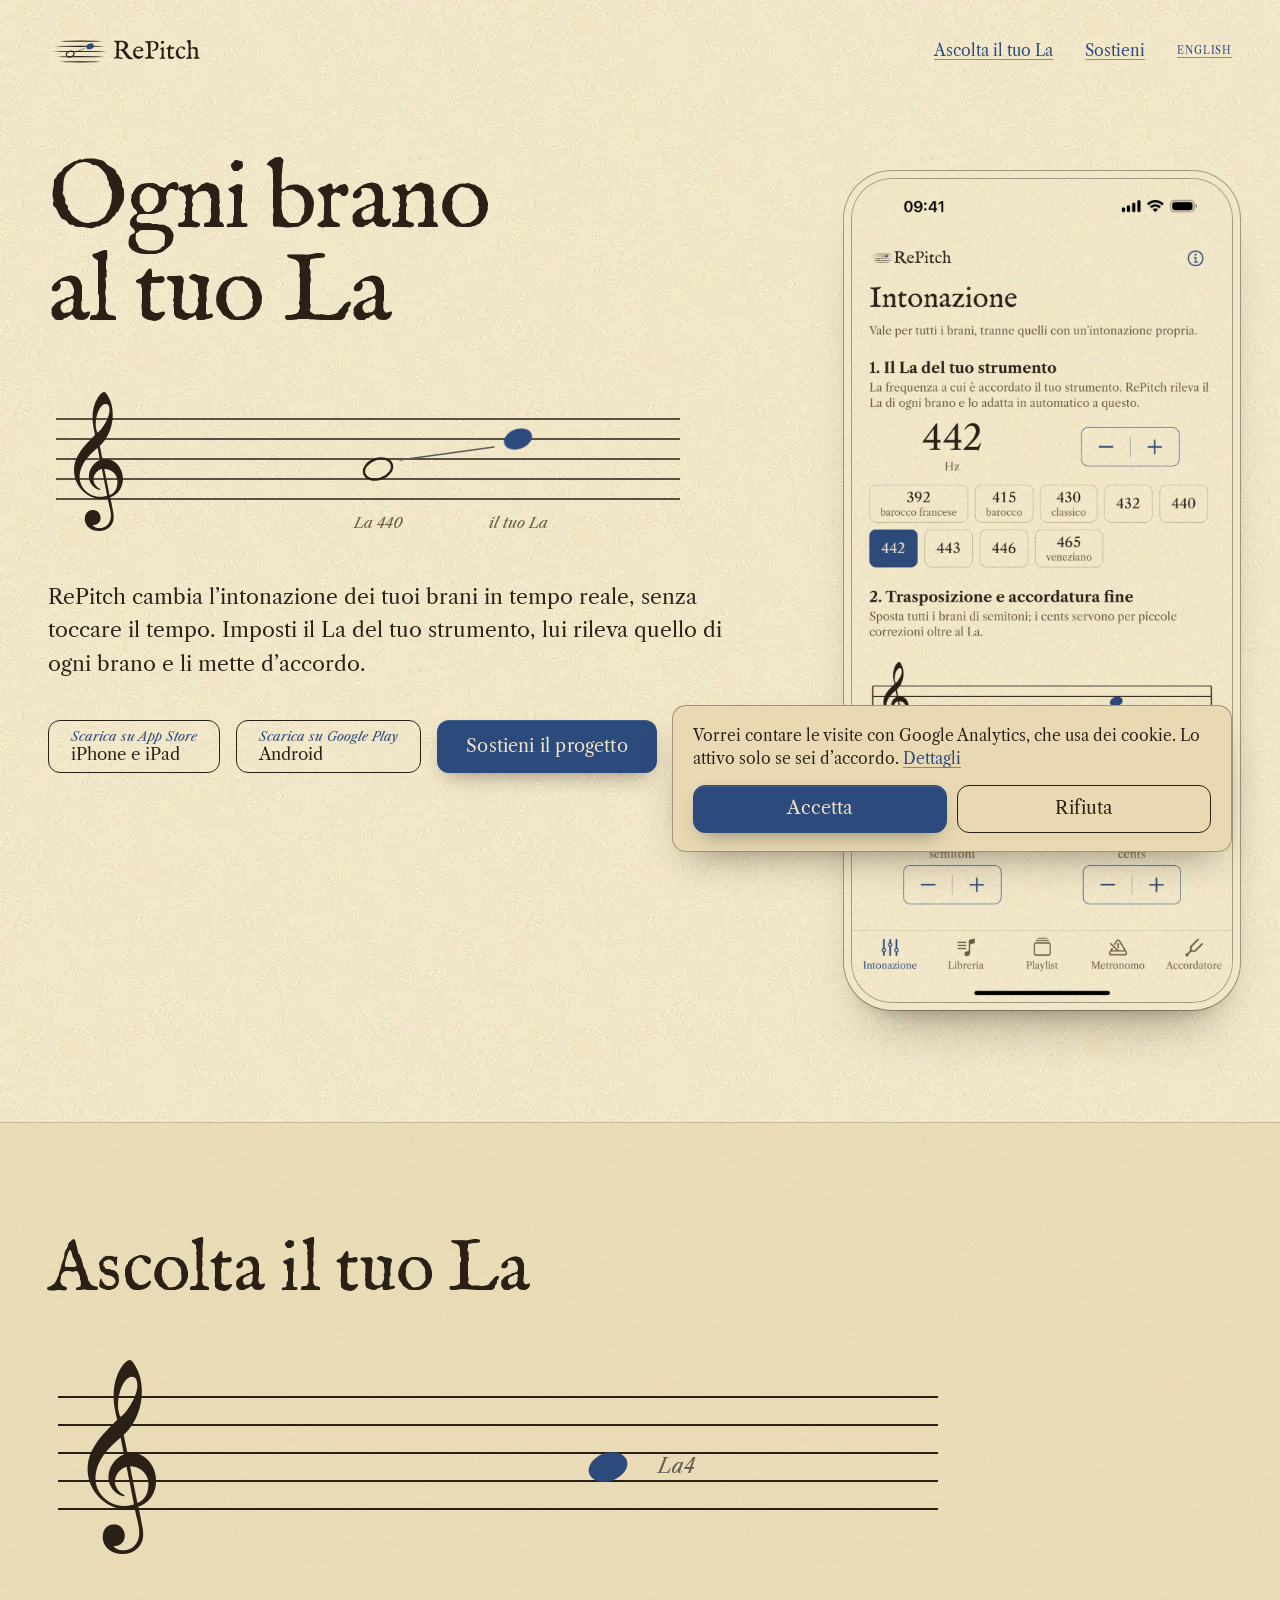
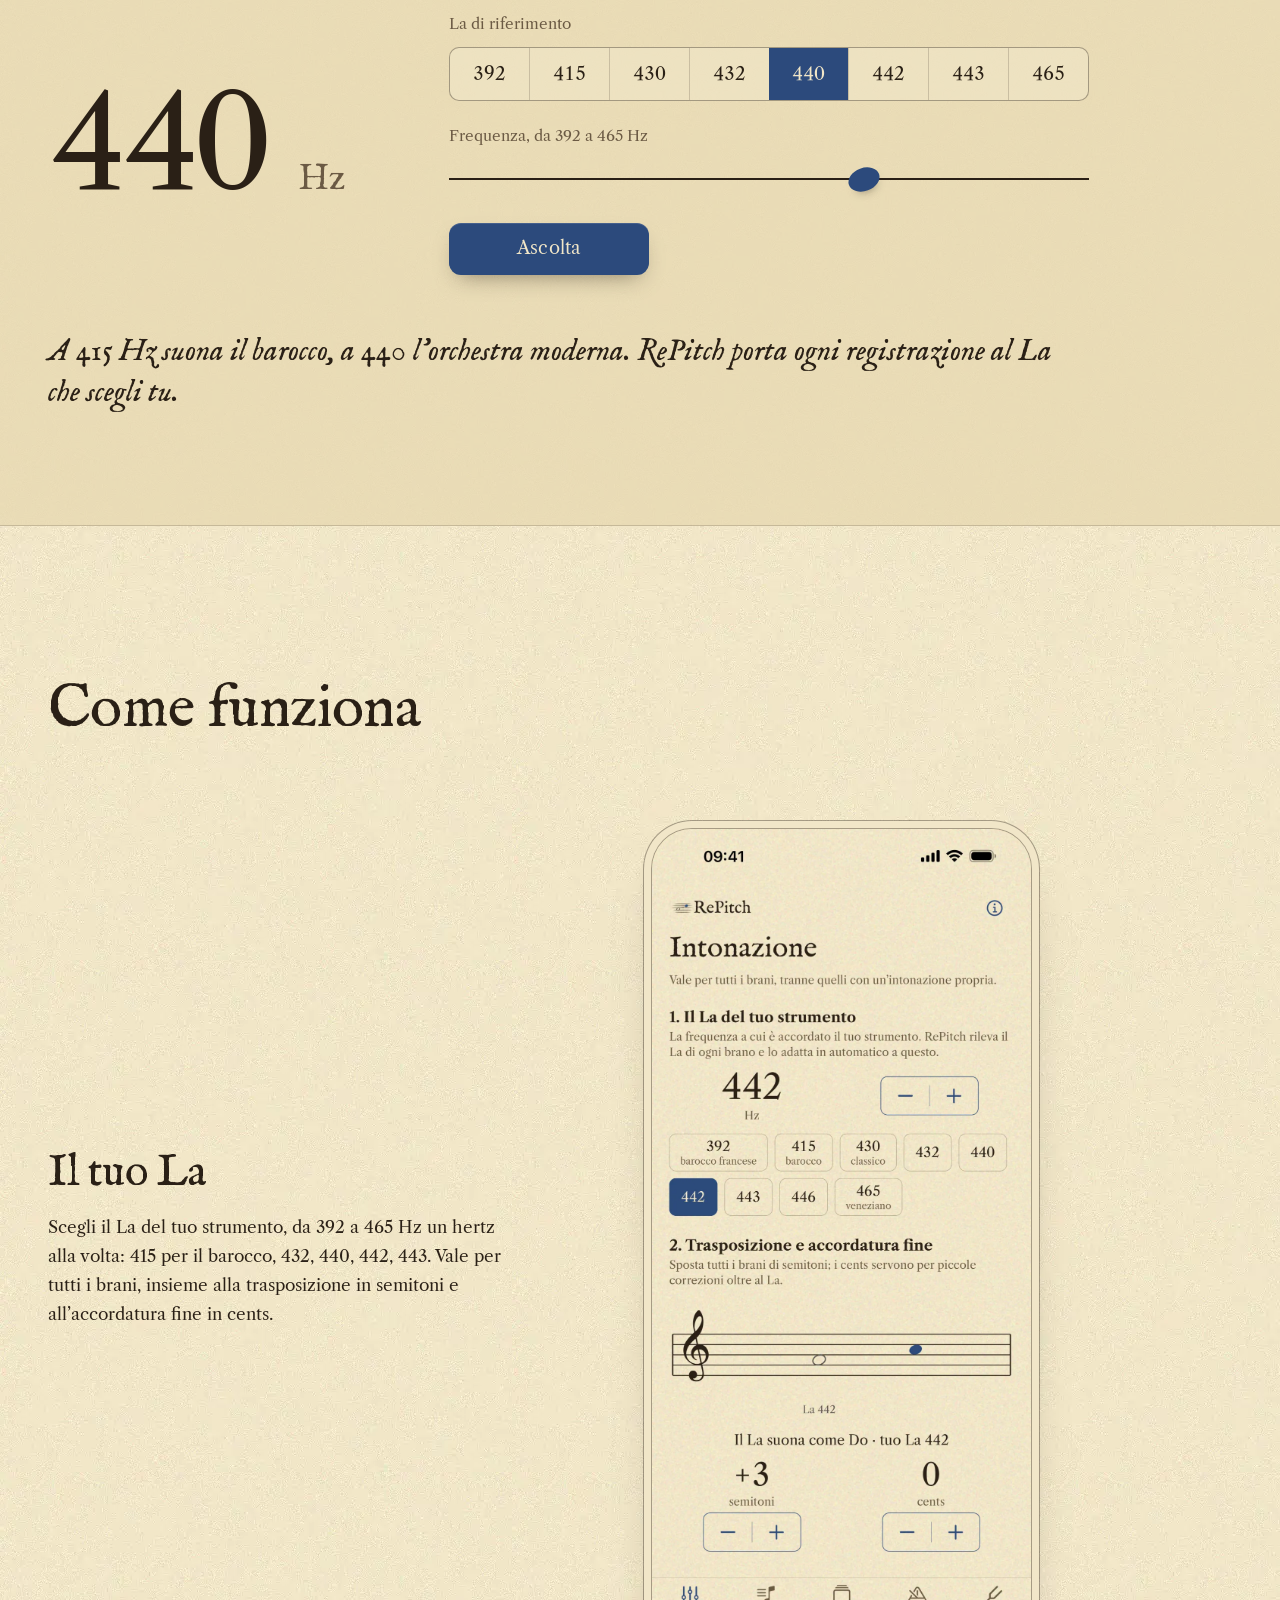
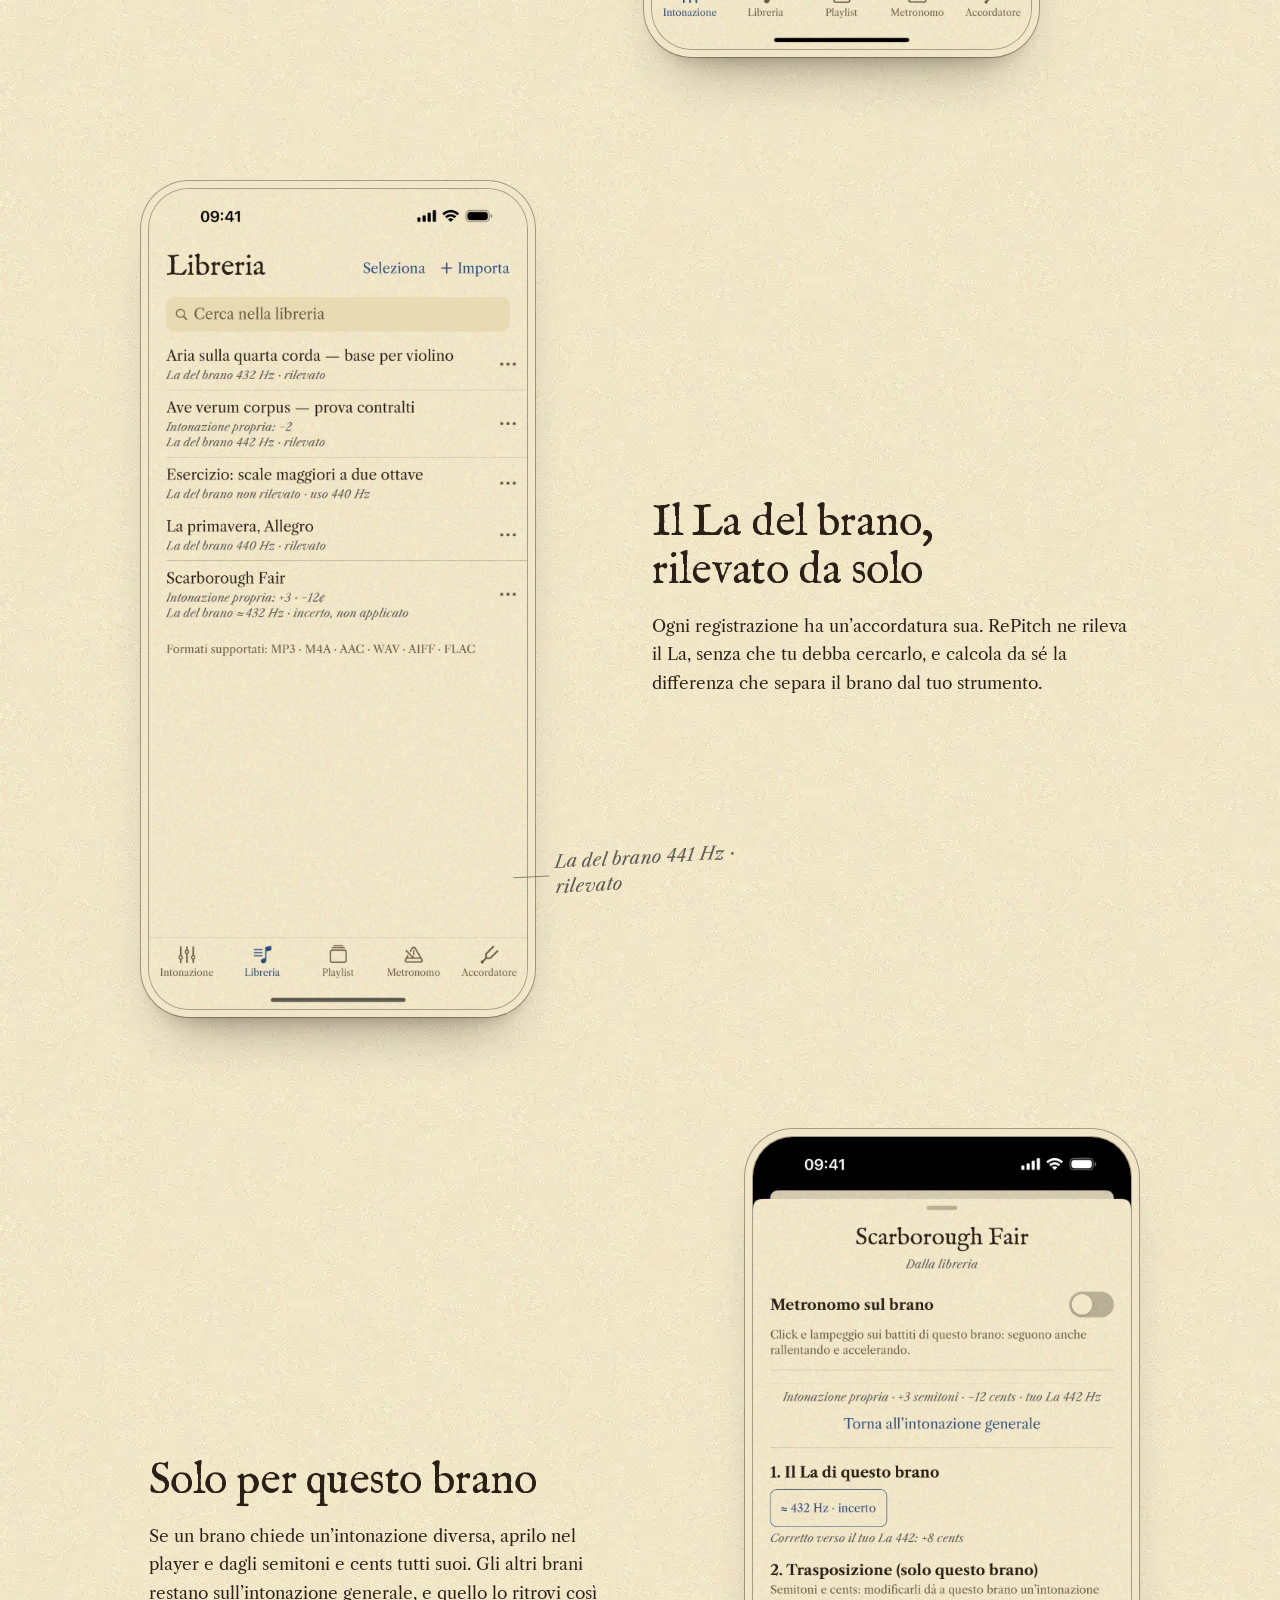
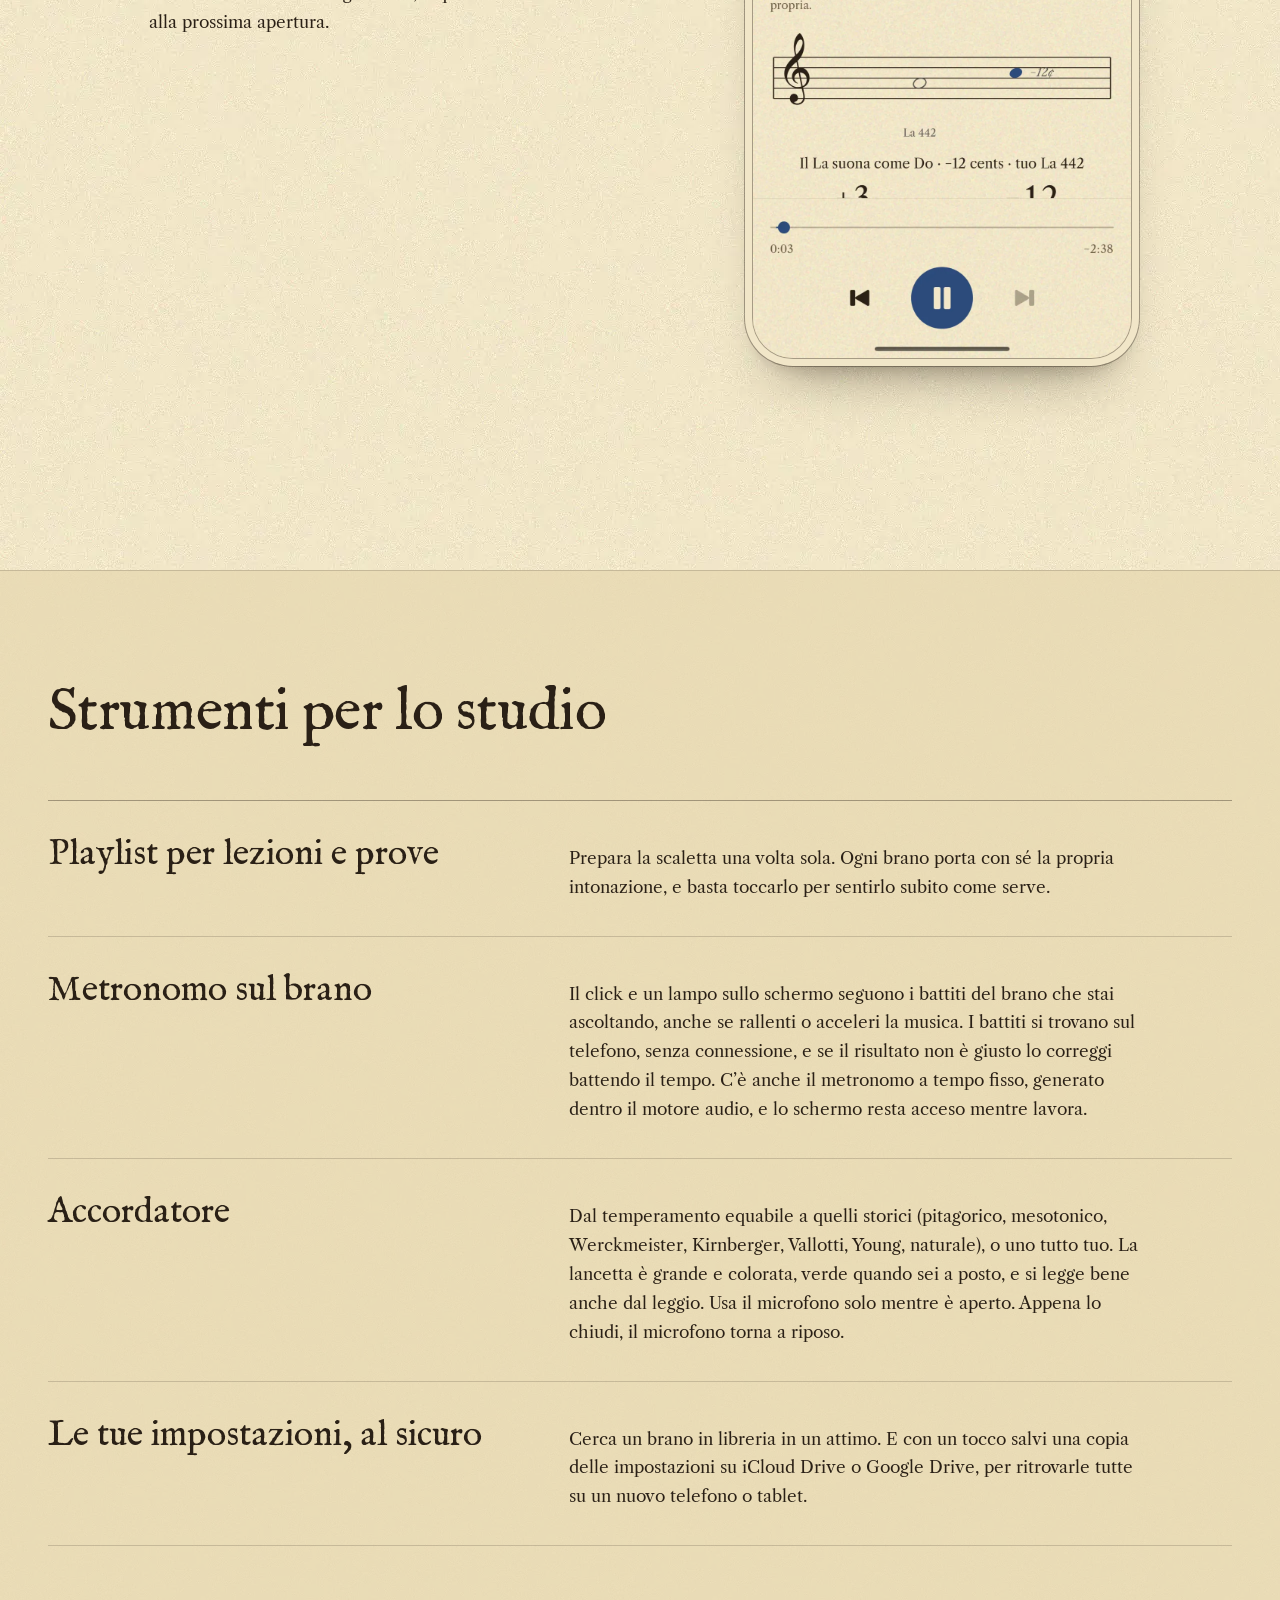
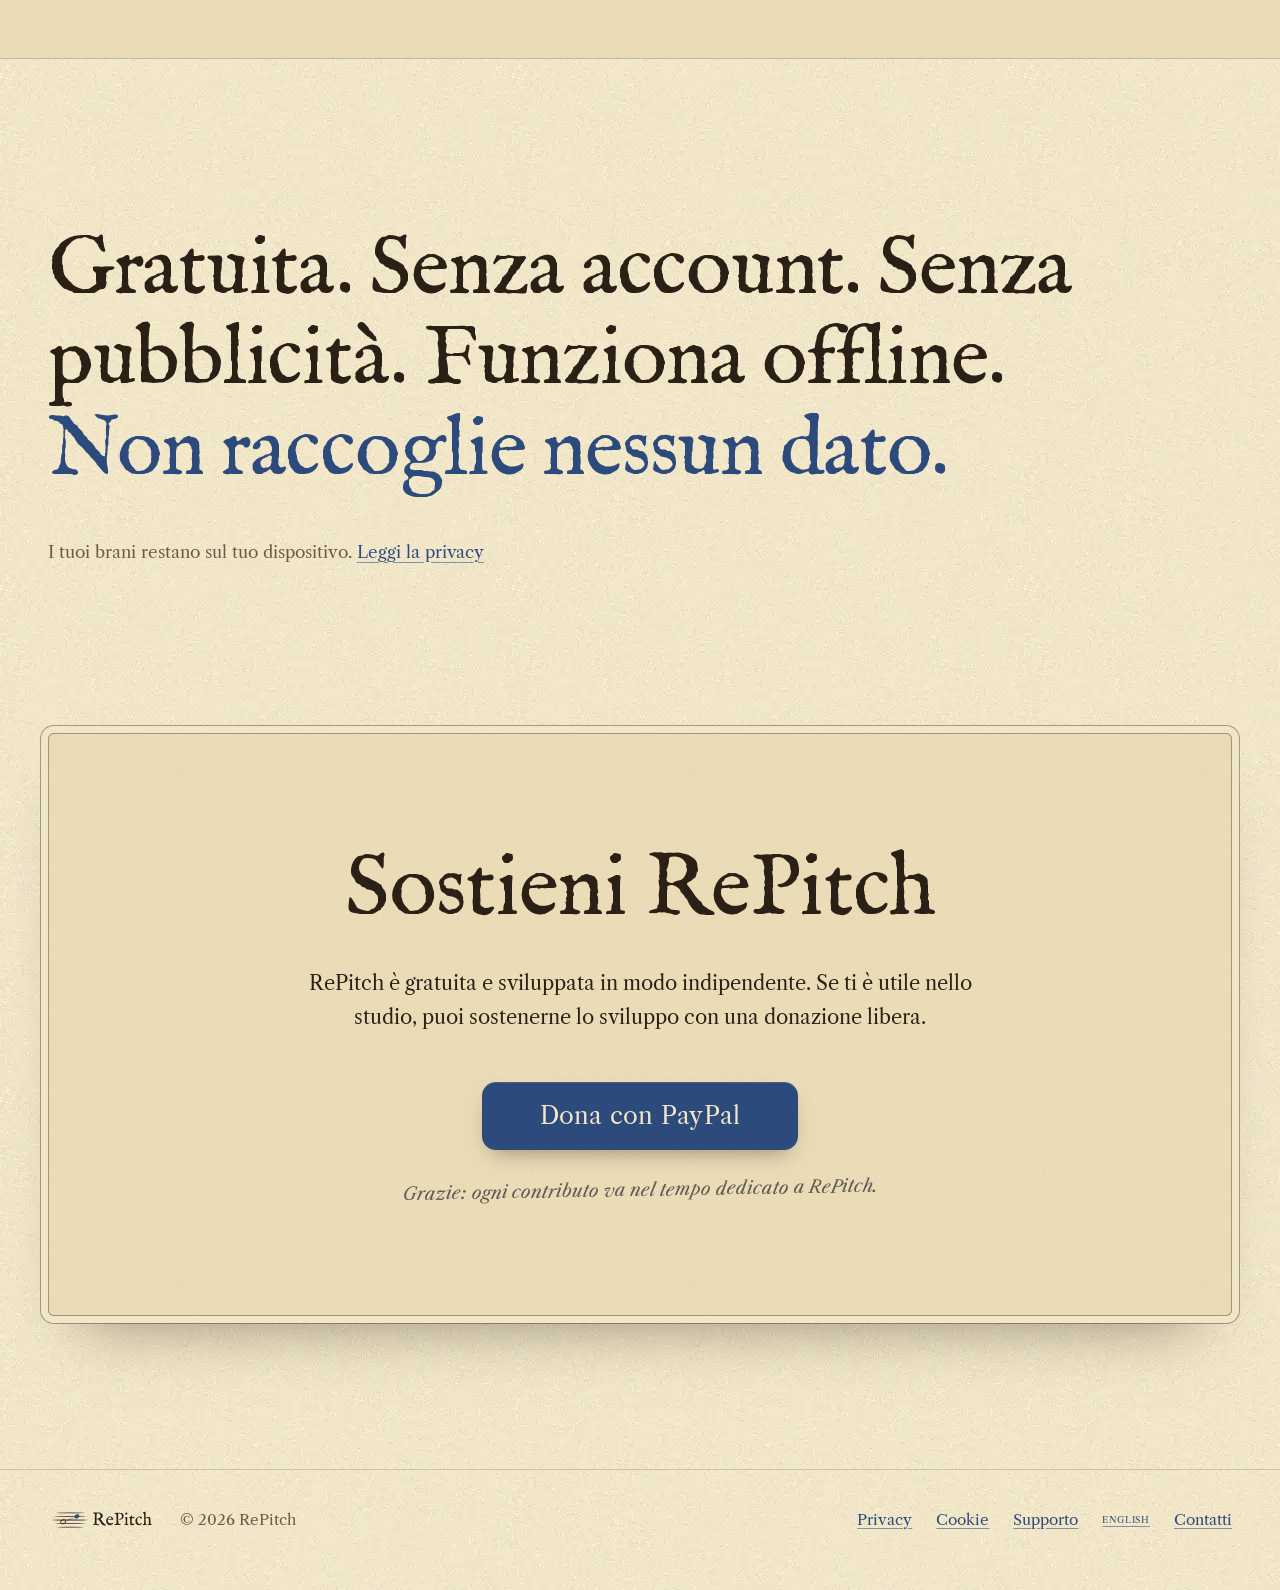
<file: index.html>
<!doctype html>
<html lang="it" class="no-js">
<head>
<meta charset="utf-8">
<meta name="viewport" content="width=device-width, initial-scale=1">
<title>RePitch — Ogni brano al tuo La</title>
<meta name="description" content="RePitch cambia l’intonazione dei tuoi brani in tempo reale, senza toccare il tempo. App per iPhone, iPad e Android, gratuita e senza account.">
<meta name="theme-color" content="#F1E6C8" media="(prefers-color-scheme: light)">
<meta name="theme-color" content="#1B1510" media="(prefers-color-scheme: dark)">
<meta name="color-scheme" content="light dark">
<link rel="canonical" href="https://re-pitch.it/">
<meta name="author" content="Matteo Frigé">
<meta name="robots" content="index, follow">
<meta property="og:type" content="website">
<meta property="og:site_name" content="RePitch">
<meta property="og:locale" content="it_IT">
<meta property="og:locale:alternate" content="en_GB">
<meta property="og:url" content="https://re-pitch.it/">
<meta property="og:title" content="RePitch — Ogni brano al tuo La">
<meta property="og:description" content="Cambia l’intonazione dei tuoi brani in tempo reale, senza toccare il tempo. Gratis su App Store e Google Play.">
<meta property="og:image" content="https://re-pitch.it/assets/social/og-image.jpg">
<meta property="og:image:secure_url" content="https://re-pitch.it/assets/social/og-image.jpg">
<meta property="og:image:type" content="image/jpeg">
<meta property="og:image:width" content="1200">
<meta property="og:image:height" content="630">
<meta property="og:image:alt" content="Ogni brano al tuo La — RePitch, l’app che cambia l’intonazione dei tuoi brani">
<meta name="twitter:card" content="summary_large_image">
<meta name="twitter:title" content="RePitch — Ogni brano al tuo La">
<meta name="twitter:description" content="Cambia l’intonazione dei tuoi brani in tempo reale, senza toccare il tempo. Gratis su App Store e Google Play.">
<meta name="twitter:image" content="https://re-pitch.it/assets/social/og-image.jpg">
<meta name="twitter:image:alt" content="Ogni brano al tuo La — RePitch, l’app che cambia l’intonazione dei tuoi brani">

<!-- Open Graph / Twitter: i crawler dei social richiedono URL ASSOLUTI. -->

<link rel="alternate" hreflang="it" href="https://re-pitch.it/">
<link rel="alternate" hreflang="en" href="https://re-pitch.it/en/">
<link rel="alternate" hreflang="x-default" href="https://re-pitch.it/en/">
<link rel="icon" href="assets/favicon-48.png" sizes="48x48" type="image/png">
<link rel="icon" href="assets/mark.svg" type="image/svg+xml">
<link rel="apple-touch-icon" href="assets/apple-touch-icon.png">
<link rel="preload" href="assets/fonts/fell.ttf" as="font" type="font/ttf" crossorigin>
<link rel="preload" href="assets/fonts/caslon.ttf" as="font" type="font/ttf" crossorigin>
<link rel="stylesheet" href="styles.css">
<script type="module" src="main.js"></script>
</head>
<body>
<a class="skip" href="#contenuto">Vai al contenuto</a>

<header class="top wrap">
  <a class="brand" href="./" aria-label="RePitch, pagina iniziale">
    <picture>
      <source srcset="assets/logo-dark.svg" media="(prefers-color-scheme: dark)">
      <img src="assets/logo.svg" alt="RePitch" width="1343" height="560">
    </picture>
  </a>
  <nav aria-label="Principale">
    <a href="#ascolta">Ascolta il tuo La</a>
    <a href="#sostieni">Sostieni</a>
    <a class="lang-switch lang-top" href="en/" lang="en" hreflang="en">English</a>
  </nav>
</header>

<main id="contenuto">

<!-- 1. Apertura -->
<section class="hero wrap" aria-labelledby="titolo">
  <div class="hero-copy">
    <h1 id="titolo">Ogni brano al tuo&nbsp;La</h1>

    <svg class="hero-staff" viewBox="0 0 640 160" role="img" aria-label="Un rigo musicale: la nota sale fino all’altezza giusta">
      <g class="lines" stroke="currentColor" stroke-width="1.6">
        <line x1="8" x2="632" y1="35" y2="35"/><line x1="8" x2="632" y1="55" y2="55"/><line x1="8" x2="632" y1="75" y2="75"/><line x1="8" x2="632" y1="95" y2="95"/><line x1="8" x2="632" y1="115" y2="115"/>
      </g>
      <text class="clef" x="22" y="115" font-size="80" fill="currentColor" aria-hidden="true">&#x1D11E;</text>
      <ellipse class="note-ref" cx="330" cy="85" rx="14.5" ry="10" transform="rotate(-20 330 85)" fill="none" stroke="currentColor" stroke-width="2.4"/>
      <line class="gliss" x1="352" y1="76" x2="446" y2="63" stroke="var(--pencil)" stroke-width="1.4" stroke-linecap="round"/>
      <g class="note-rise"><ellipse cx="470" cy="55" rx="14.5" ry="10" transform="rotate(-20 470 55)" fill="var(--blue)"/></g>
      <text class="staff-label" x="330" y="144" text-anchor="middle" font-size="15" fill="var(--sepia)">La 440</text>
      <text class="staff-label" x="470" y="144" text-anchor="middle" font-size="15" fill="var(--sepia)">il tuo La</text>
    </svg>

    <p class="lead">RePitch cambia l’intonazione dei tuoi brani in tempo reale, senza toccare il tempo. Imposti il La del tuo strumento, lui rileva quello di ogni brano e li mette d’accordo.</p>

    <div class="actions">
      <a class="badge badge-link" href="https://apps.apple.com/app/id6823679480" rel="noopener">
        <span class="badge-small">Scarica su App Store</span>
        <span class="badge-big">iPhone e iPad</span>
      </a>
      <a class="badge badge-link" href="https://play.google.com/store/apps/details?id=it.repitch.RePitch" rel="noopener">
        <span class="badge-small">Scarica su Google Play</span>
        <span class="badge-big">Android</span>
      </a>
      <a class="btn btn-solid" href="https://paypal.me/matteofrige459" data-donate rel="noopener">Sostieni il progetto</a>
    </div>
  </div>

  <figure class="phone hero-phone">
    <div class="frame">
      <picture>
        <source srcset="assets/intonazione-tab-dark.webp" media="(prefers-color-scheme: dark)">
        <img src="assets/intonazione-tab-light.webp" width="1000" height="2173" alt="La schermata Intonazione di RePitch: il rigo con il La, i semitoni, i cents e i preset del La di riferimento." fetchpriority="high">
      </picture>
    </div>
  </figure>
</section>

<!-- 2. Firma interattiva -->
<section id="ascolta" class="sign band" aria-labelledby="t-ascolta" data-la>
  <div class="wrap">
    <h2 id="t-ascolta">Ascolta il tuo&nbsp;La</h2>

    <svg class="sign-staff" viewBox="0 0 900 232" role="img" aria-label="Rigo musicale con la chiave di violino e la nota La">
      <g stroke="currentColor" stroke-width="2">
        <line x1="10" x2="890" y1="50" y2="50"/><line x1="10" x2="890" y1="78" y2="78"/><line x1="10" x2="890" y1="106" y2="106"/><line x1="10" x2="890" y1="134" y2="134"/><line x1="10" x2="890" y1="162" y2="162"/>
      </g>
      <text class="clef" x="34" y="162" font-size="112" fill="currentColor" aria-hidden="true">&#x1D11E;</text>
      <g data-la-note>
        <ellipse cx="560" cy="120" rx="20" ry="14" transform="rotate(-20 560 120)" fill="var(--blue)"/>
        <text class="staff-label" x="610" y="126" font-size="20" fill="var(--pencil)" font-style="italic">La4</text>
      </g>
    </svg>

    <div class="sign-ui">
      <div class="sign-value">
        <output for="la-slider" data-la-value aria-live="off">440</output>
        <span class="unit">Hz</span>
      </div>

      <div class="sign-controls">
        <fieldset class="presets">
          <legend>La di riferimento</legend>
          <div class="seg">
            <input type="radio" name="la-preset" id="p392" value="392"><label for="p392">392</label>
            <input type="radio" name="la-preset" id="p415" value="415"><label for="p415">415</label>
            <input type="radio" name="la-preset" id="p430" value="430"><label for="p430">430</label>
            <input type="radio" name="la-preset" id="p432" value="432"><label for="p432">432</label>
            <input type="radio" name="la-preset" id="p440" value="440" checked><label for="p440">440</label>
            <input type="radio" name="la-preset" id="p442" value="442"><label for="p442">442</label>
            <input type="radio" name="la-preset" id="p443" value="443"><label for="p443">443</label>
            <input type="radio" name="la-preset" id="p465" value="465"><label for="p465">465</label>
          </div>
        </fieldset>

        <div class="slider-row">
          <label for="la-slider">Frequenza, da 392 a 465 Hz</label>
          <input id="la-slider" data-la-slider type="range" min="392" max="465" step="1" value="440">
        </div>

        <button type="button" class="btn btn-solid btn-play js-only" data-la-play data-label-play="Ascolta" data-label-stop="Ferma" aria-pressed="false">Ascolta</button>
      </div>
    </div>

    <p class="sign-line">A 415 Hz suona il barocco, a 440 l’orchestra moderna. RePitch porta ogni registrazione al La che scegli tu.</p>
  </div>
</section>

<!-- 3. Come funziona -->
<section id="come-funziona" class="steps wrap" aria-labelledby="t-come">
  <h2 id="t-come" class="section-title">Come funziona</h2>

  <article class="step step-a">
    <div class="step-text">
      <h3>Il tuo La</h3>
      <p>Scegli il La del tuo strumento, da 392 a 465&nbsp;Hz un hertz alla volta: 415 per il barocco, 432, 440, 442, 443. Vale per tutti i brani, insieme alla trasposizione in semitoni e all’accordatura fine in cents.</p>
    </div>
    <figure class="phone">
      <div class="frame">
        <picture>
          <source srcset="assets/intonazione-tab-dark.webp" media="(prefers-color-scheme: dark)">
          <img src="assets/intonazione-tab-light.webp" width="1000" height="2173" alt="Il La di riferimento 442 selezionato nella schermata Intonazione." loading="lazy">
        </picture>
      </div>
    </figure>
  </article>

  <article class="step step-b">
    <figure class="phone">
      <div class="frame">
        <picture>
          <source srcset="assets/libreria-dark.webp" media="(prefers-color-scheme: dark)">
          <img src="assets/libreria-light.webp" width="1000" height="2173" alt="La libreria di RePitch con i brani importati e, accanto ad alcuni, l’intonazione propria annotata." loading="lazy">
        </picture>
      </div>
      <p class="pencil pencil-note" aria-hidden="false">La del brano 441&nbsp;Hz · rilevato</p>
    </figure>
    <div class="step-text">
      <h3>Il La del brano, rilevato da solo</h3>
      <p>Ogni registrazione ha un’accordatura sua. RePitch ne rileva il La, senza che tu debba cercarlo, e calcola da sé la differenza che separa il brano dal tuo strumento.</p>
    </div>
  </article>

  <article class="step step-c">
    <div class="step-text">
      <h3>Solo per questo brano</h3>
      <p>Se un brano chiede un’intonazione diversa, aprilo nel player e dagli semitoni e cents tutti suoi. Gli altri brani restano sull’intonazione generale, e quello lo ritrovi così alla prossima apertura.</p>
    </div>
    <figure class="phone">
      <div class="frame">
        <picture>
          <source srcset="assets/player-dark.webp" media="(prefers-color-scheme: dark)">
          <img src="assets/player-light.webp" width="1000" height="2173" alt="Il player di un brano con impostazioni proprie: il La del brano rilevato, il rigo e la trasposizione di più 3 semitoni." loading="lazy">
        </picture>
      </div>
    </figure>
  </article>
</section>

<!-- 4. Strumenti per lo studio -->
<section class="tools band" aria-labelledby="t-studio">
  <div class="wrap">
    <h2 id="t-studio" class="section-title">Strumenti per lo studio</h2>
    <dl class="ledger">
      <div>
        <dt>Playlist per lezioni e prove</dt>
        <dd>Prepara la scaletta una volta sola. Ogni brano porta con sé la propria intonazione, e basta toccarlo per sentirlo subito come serve.</dd>
      </div>
      <div>
        <dt>Metronomo sul brano</dt>
        <dd>Il click e un lampo sullo schermo seguono i battiti del brano che stai ascoltando, anche se rallenti o acceleri la musica. I battiti si trovano sul telefono, senza connessione, e se il risultato non è giusto lo correggi battendo il tempo. C’è anche il metronomo a tempo fisso, generato dentro il motore audio, e lo schermo resta acceso mentre lavora.</dd>
      </div>
      <div>
        <dt>Accordatore</dt>
        <dd>Dal temperamento equabile a quelli storici (pitagorico, mesotonico, Werckmeister, Kirnberger, Vallotti, Young, naturale), o uno tutto tuo. La lancetta è grande e colorata, verde quando sei a posto, e si legge bene anche dal leggio. Usa il microfono solo mentre è aperto. Appena lo chiudi, il microfono torna a riposo.</dd>
      </div>
      <div>
        <dt>Le tue impostazioni, al sicuro</dt>
        <dd>Cerca un brano in libreria in un attimo. E con un tocco salvi una copia delle impostazioni su iCloud Drive o Google Drive, per ritrovarle tutte su un nuovo telefono o tablet.</dd>
      </div>
    </dl>
  </div>
</section>

<!-- 5. Rispetto -->
<section class="respect wrap" aria-labelledby="t-rispetto">
  <h2 id="t-rispetto" class="visually-hidden">Come ti tratta RePitch</h2>
  <p class="respect-big">Gratuita. Senza account. Senza pubblicità. Funziona offline. <span>Non raccoglie nessun dato.</span></p>
  <p class="respect-small">I tuoi brani restano sul tuo dispositivo. <a href="privacy.html">Leggi la privacy</a></p>
</section>

<!-- 6. Sostieni -->
<section id="sostieni" class="support wrap" aria-labelledby="t-sostieni">
  <div class="plaque">
    <h2 id="t-sostieni">Sostieni RePitch</h2>
    <p class="support-text">RePitch è gratuita e sviluppata in modo indipendente. Se ti è utile nello studio, puoi sostenerne lo sviluppo con una donazione libera.</p>
    <a class="btn btn-solid btn-big" href="https://paypal.me/matteofrige459" data-donate rel="noopener">Dona con PayPal</a>
    <p class="pencil">Grazie: ogni contributo va nel tempo dedicato a RePitch.</p>
  </div>
</section>

</main>

<footer class="foot wrap">
  <a class="brand brand-small" href="./" aria-label="RePitch, pagina iniziale">
    <picture>
      <source srcset="assets/logo-dark.svg" media="(prefers-color-scheme: dark)">
      <img src="assets/logo.svg" alt="RePitch" width="1343" height="560" loading="lazy">
    </picture>
  </a>
  <p>© 2026 RePitch</p>
  <nav aria-label="Note legali e contatti">
    <a href="privacy.html">Privacy</a>
    <button type="button" class="link-btn" data-consent-open>Cookie</button>
    <a href="support.html">Supporto</a>
    <a class="lang-switch" href="en/" lang="en" hreflang="en">English</a>
    <a href="mailto:info@re-pitch.it" data-contact>Contatti</a>
  </nav>
</footer>

</body>
</html>
</file>
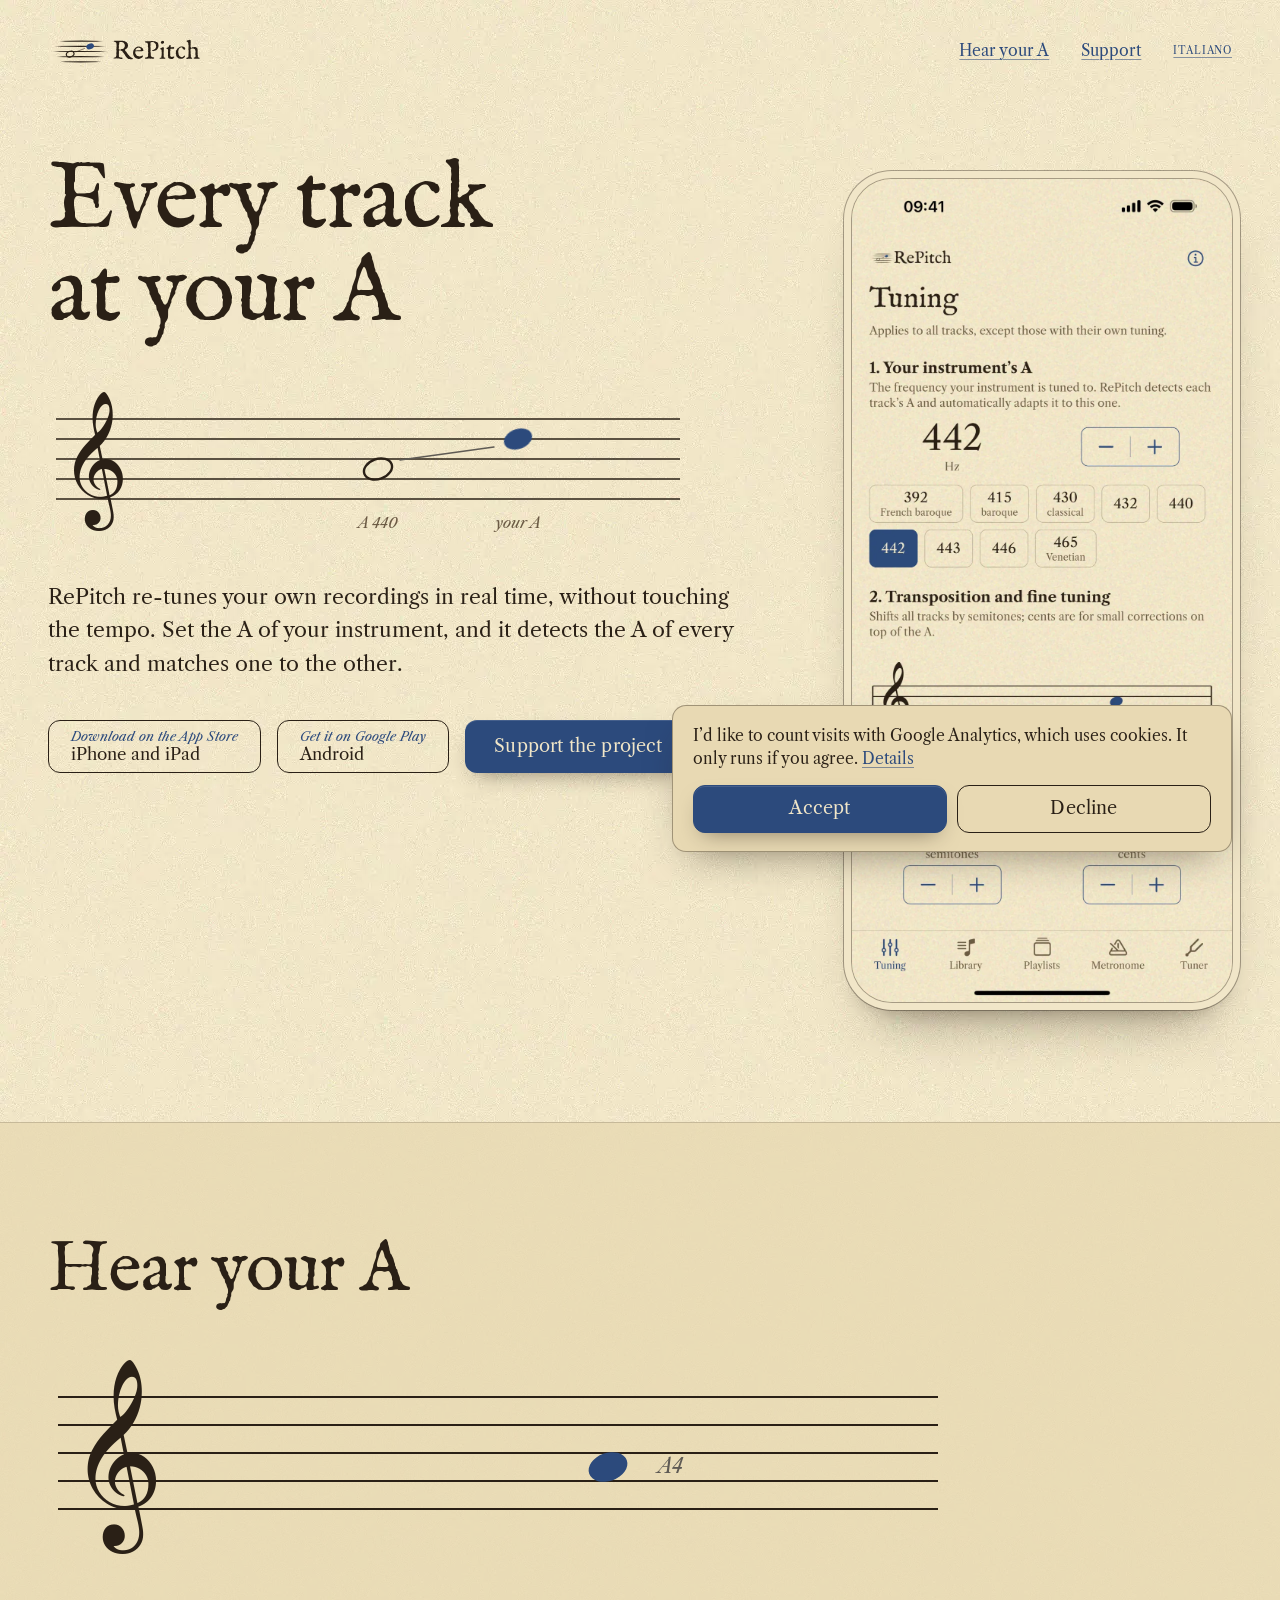
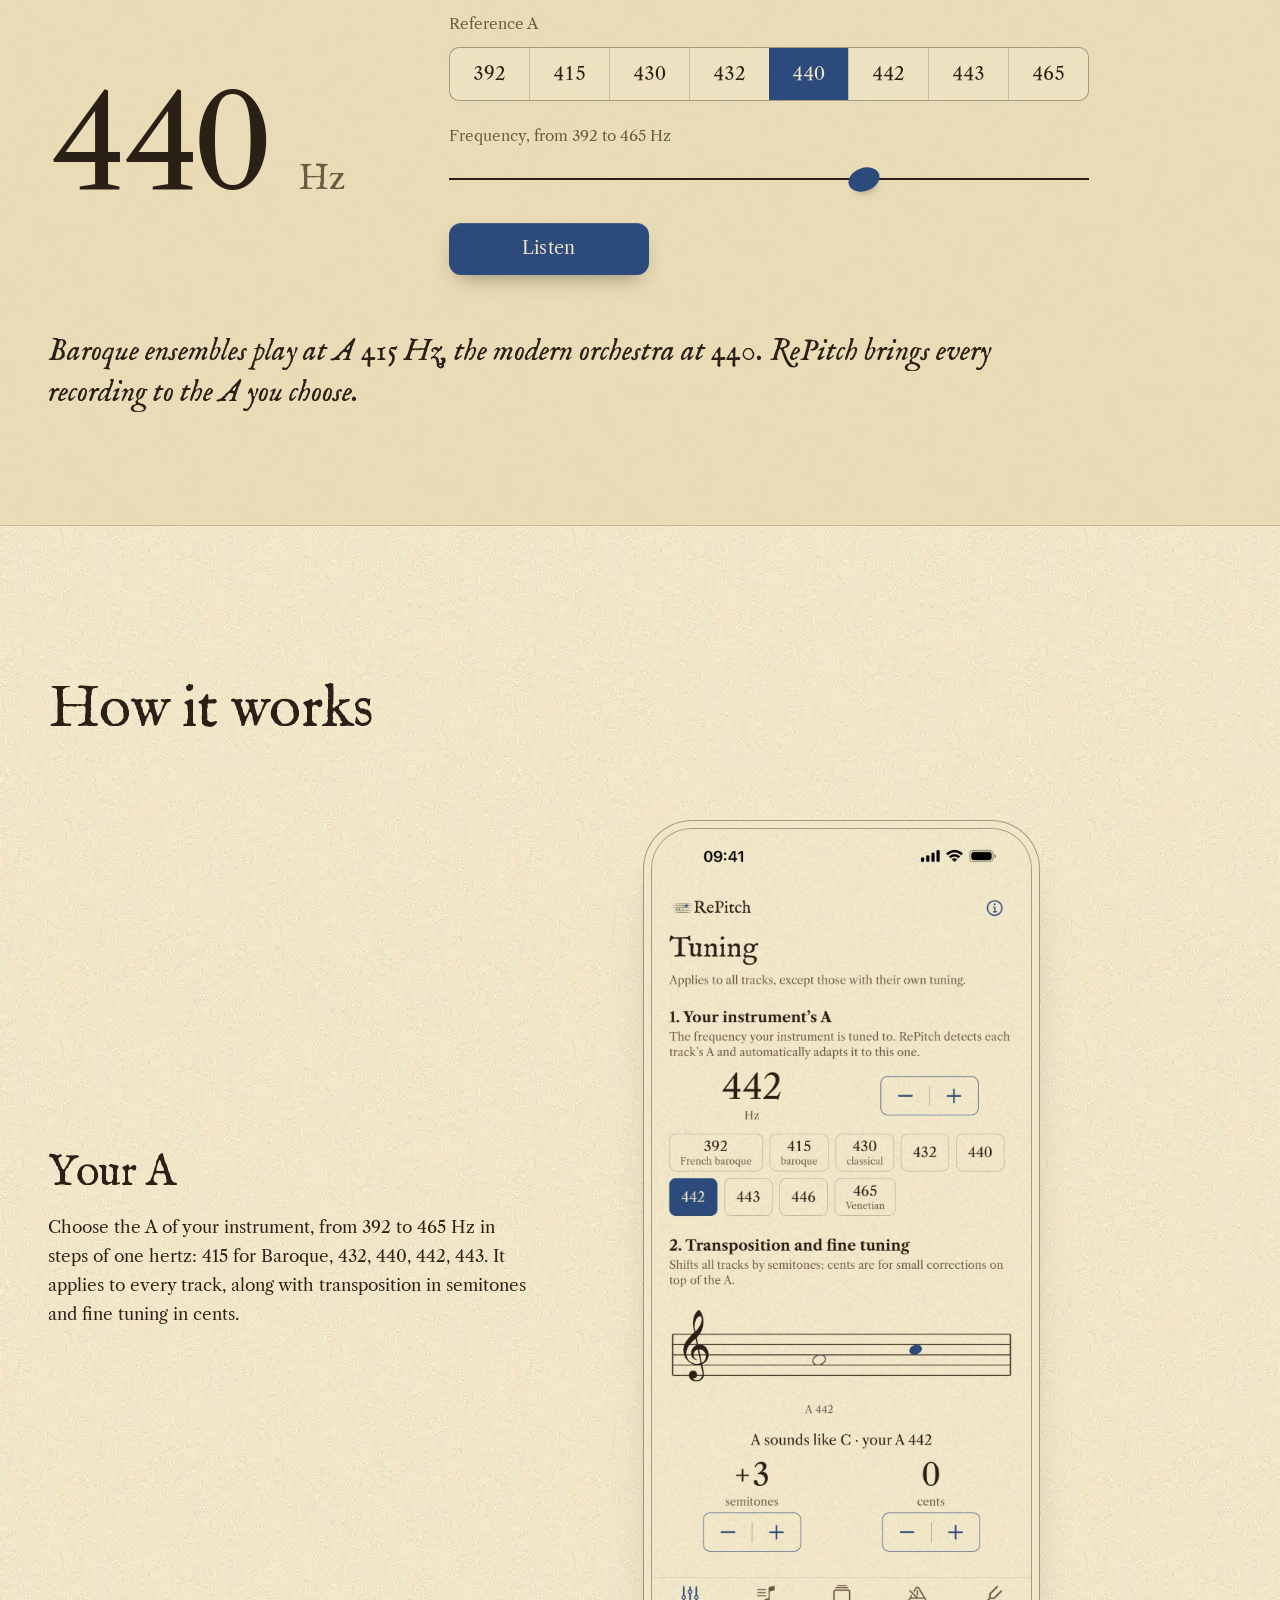
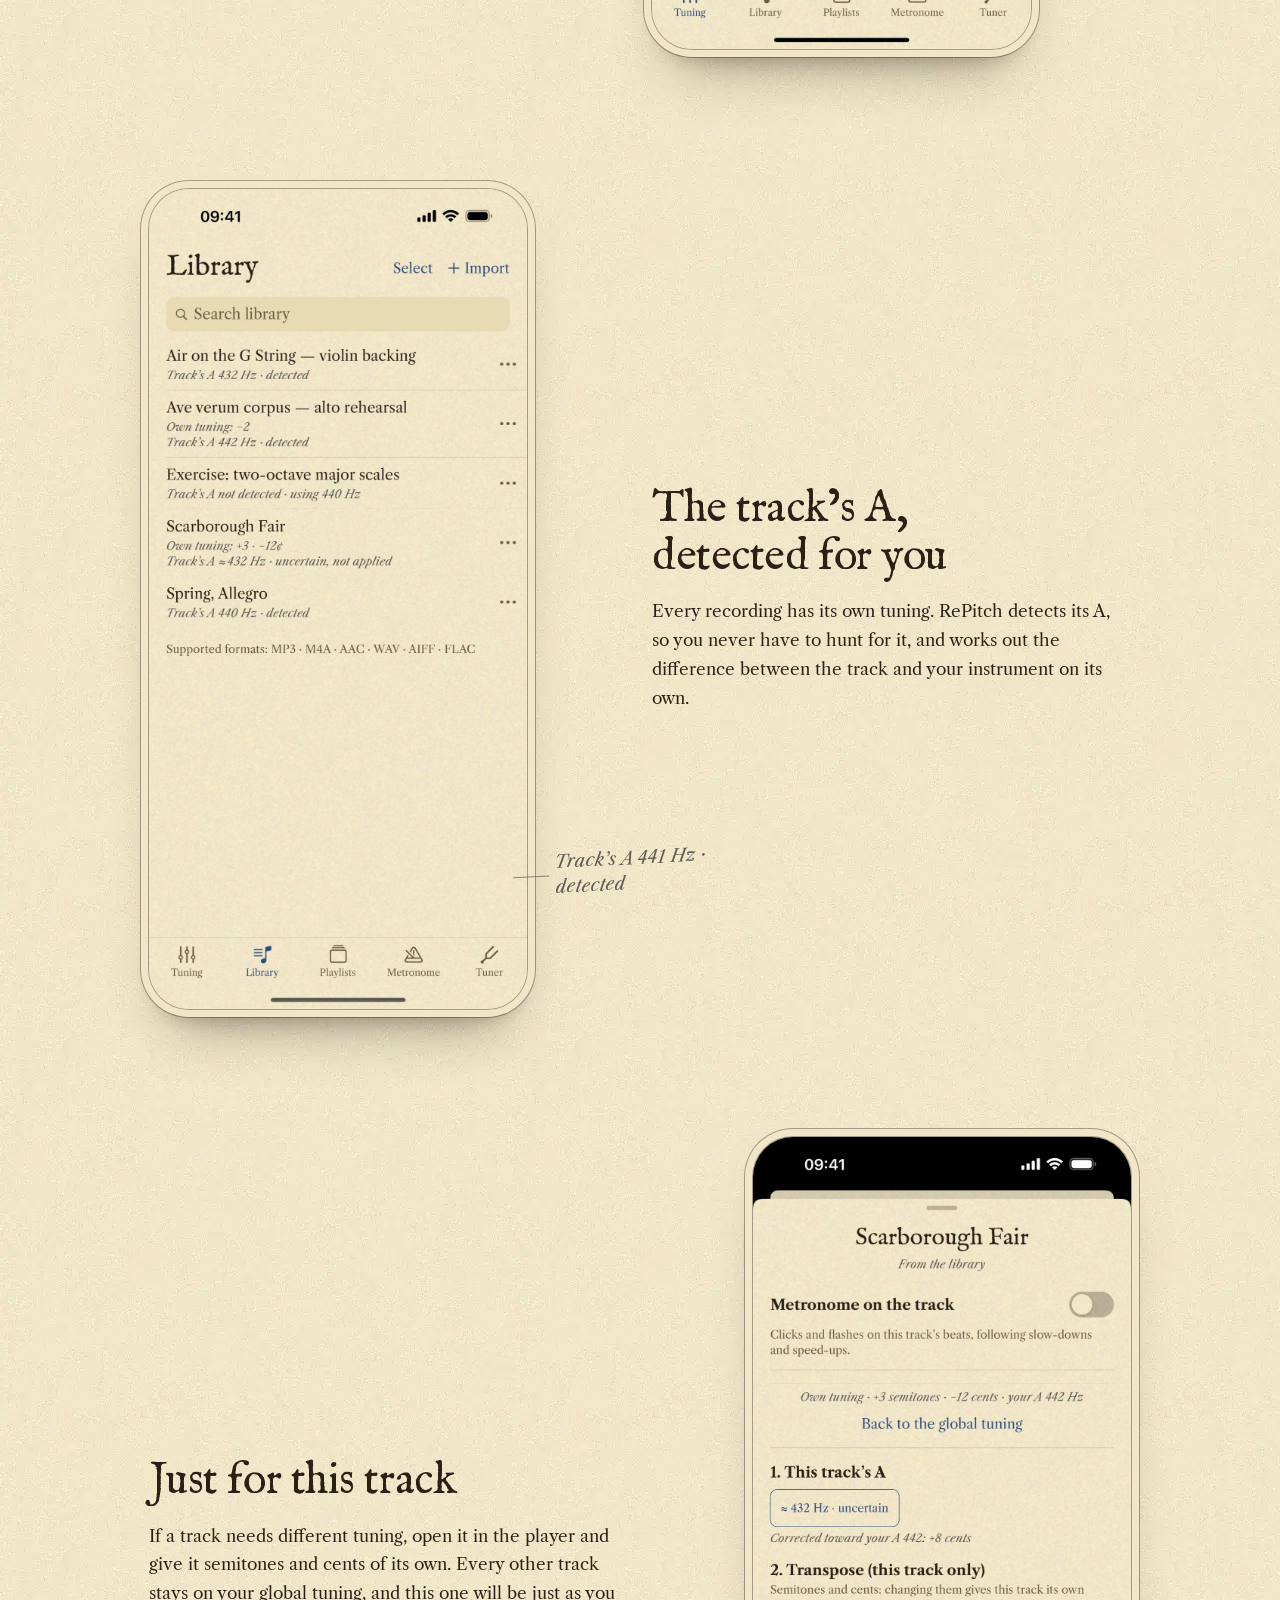
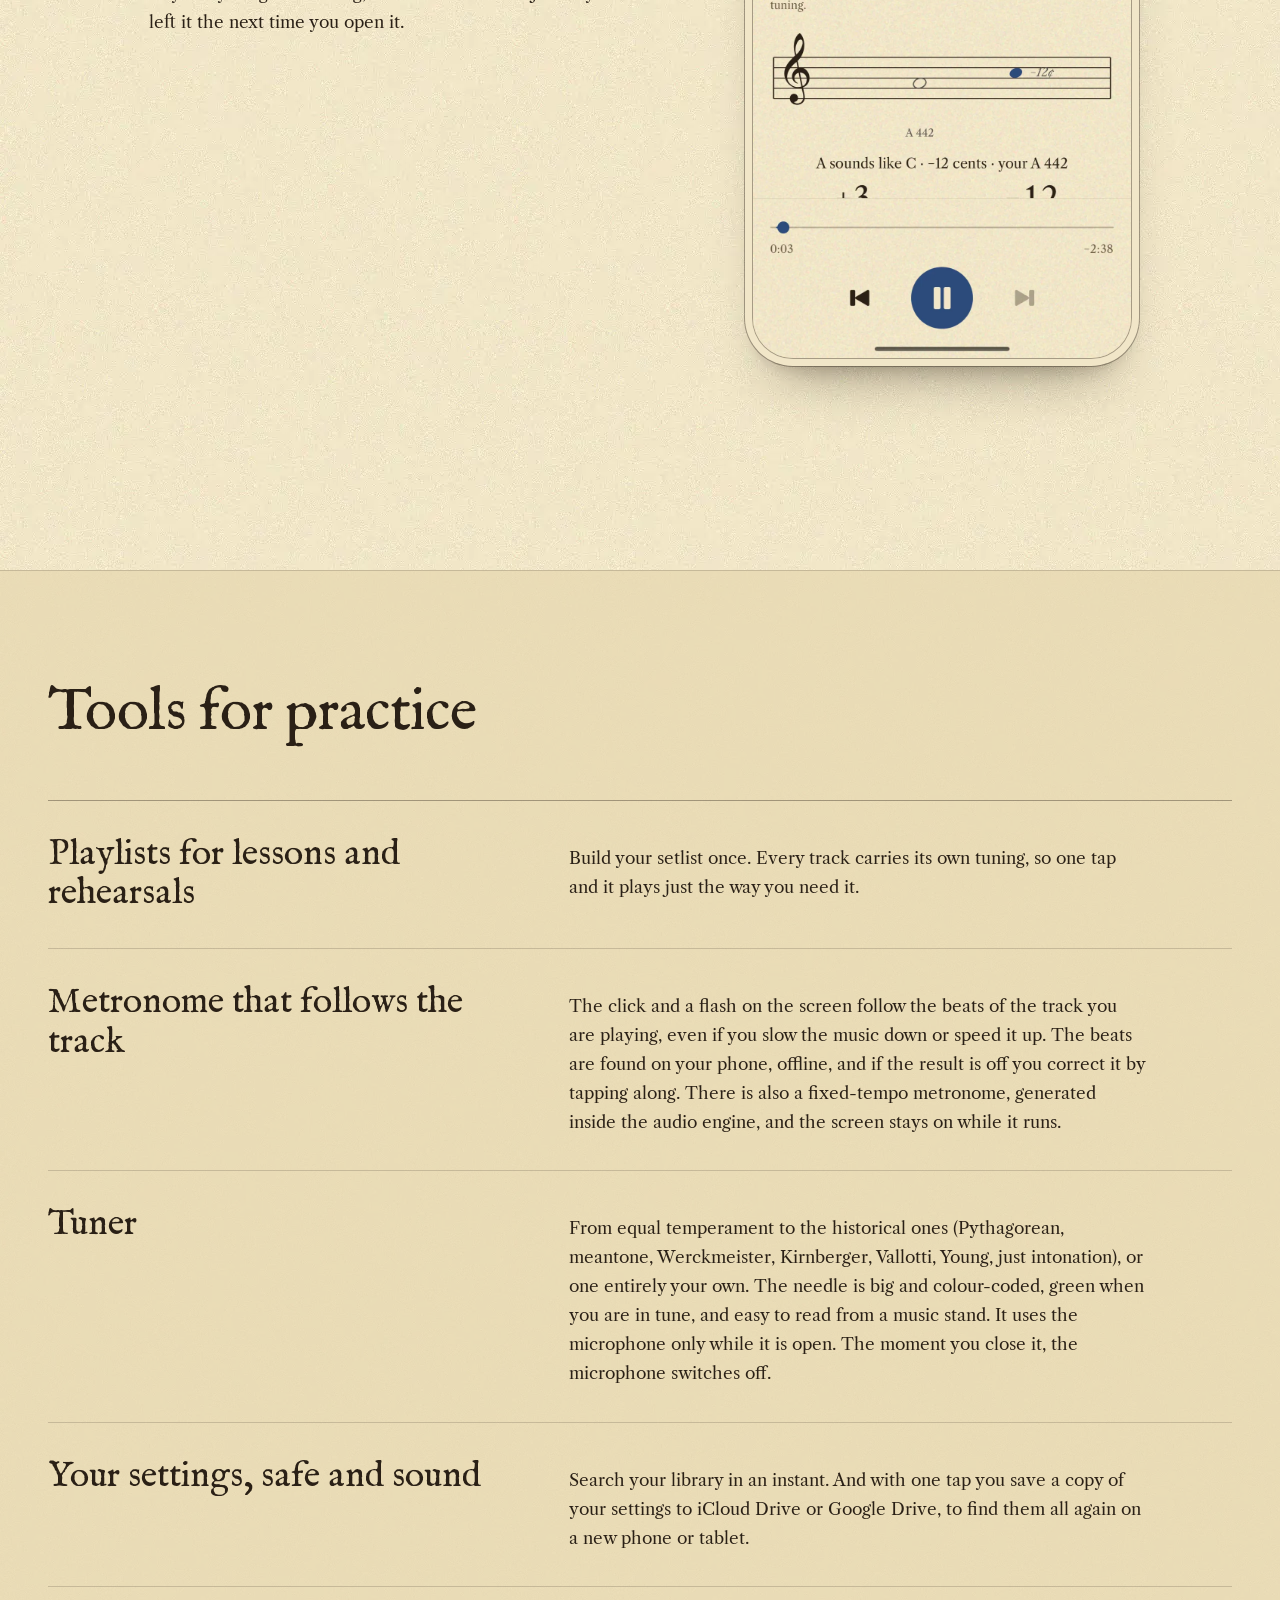
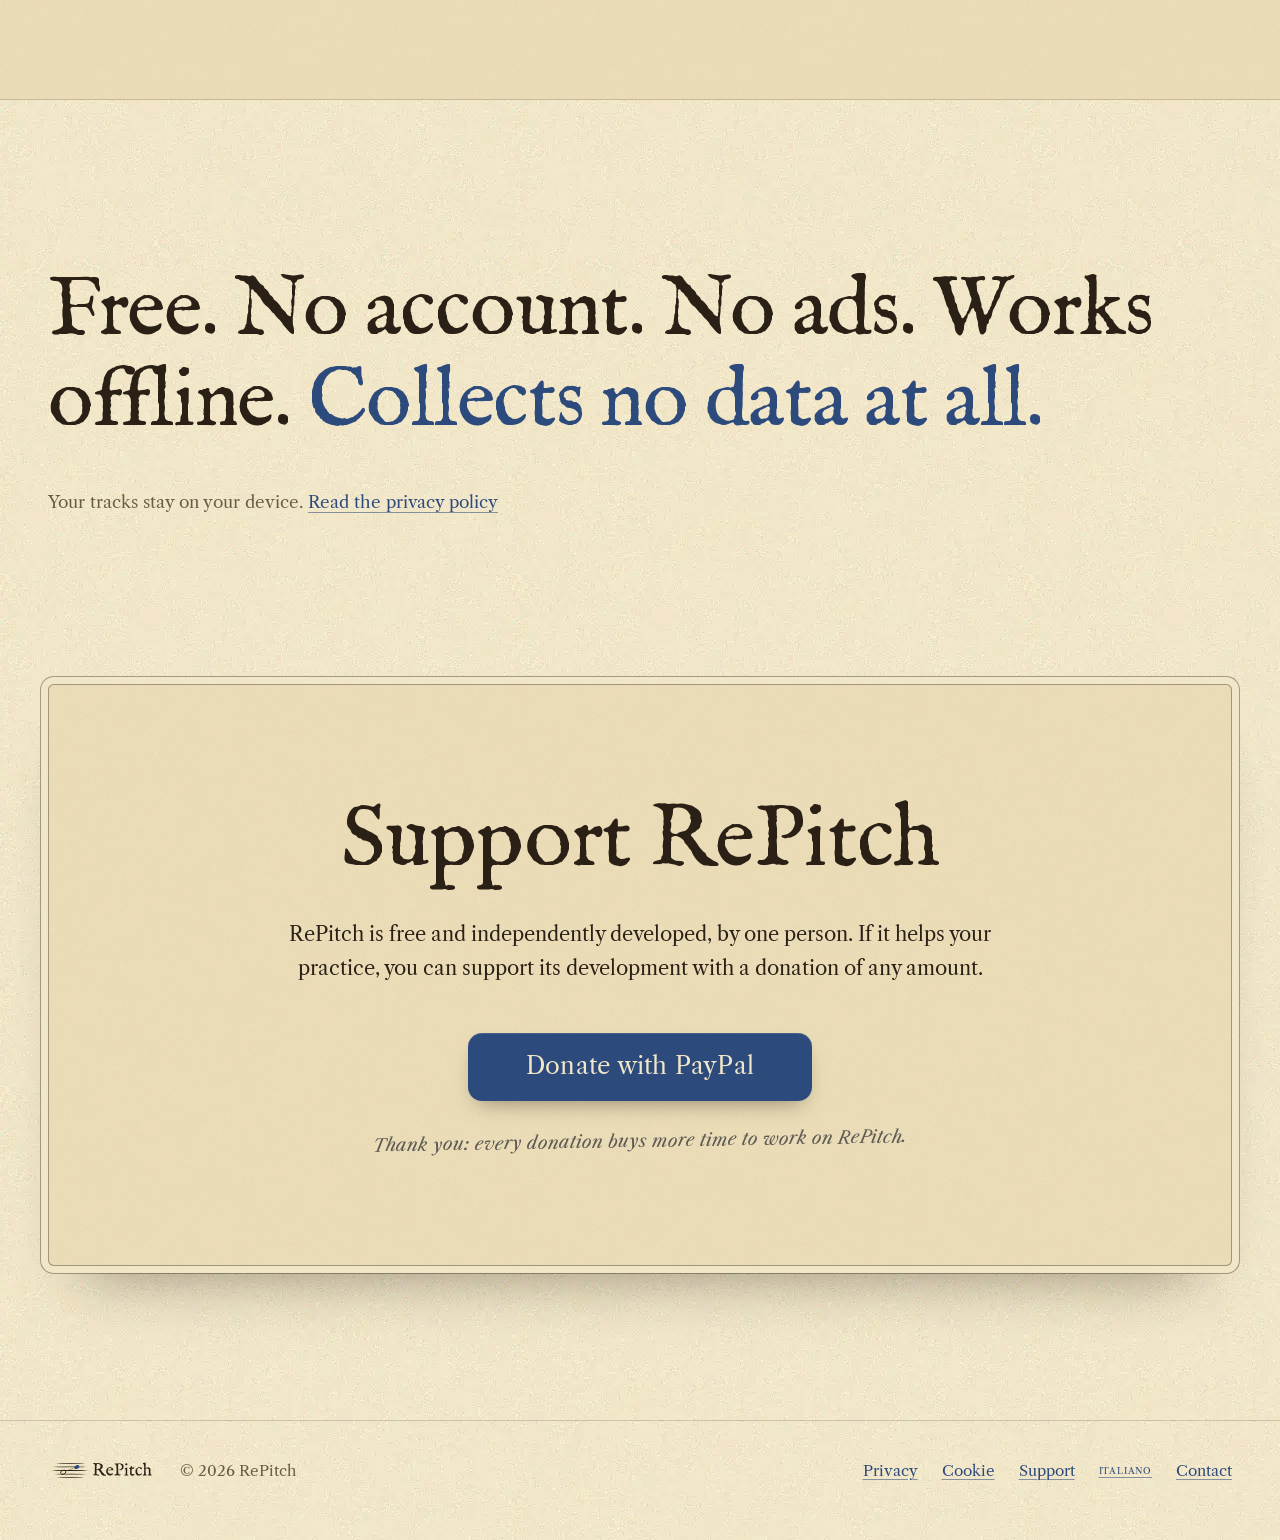
<file: en/index.html>
<!doctype html>
<html lang="en" class="no-js">
<head>
<meta charset="utf-8">
<meta name="viewport" content="width=device-width, initial-scale=1">
<title>RePitch — Every track at your A</title>
<meta name="description" content="RePitch re-tunes your own recordings in real time, without touching the tempo. A free app for iPhone, iPad and Android, no account needed.">
<meta name="theme-color" content="#F1E6C8" media="(prefers-color-scheme: light)">
<meta name="theme-color" content="#1B1510" media="(prefers-color-scheme: dark)">
<meta name="color-scheme" content="light dark">
<link rel="canonical" href="https://re-pitch.it/en/">
<meta name="author" content="Matteo Frigé">
<meta name="robots" content="index, follow">
<meta property="og:type" content="website">
<meta property="og:site_name" content="RePitch">
<meta property="og:locale" content="en_GB">
<meta property="og:locale:alternate" content="it_IT">
<meta property="og:url" content="https://re-pitch.it/en/">
<meta property="og:title" content="RePitch — Every track at your A">
<meta property="og:description" content="Re-tune your recordings to your instrument in real time, without touching the tempo. Free on the App Store and Google Play.">
<meta property="og:image" content="https://re-pitch.it/assets/social/og-image-en.jpg">
<meta property="og:image:secure_url" content="https://re-pitch.it/assets/social/og-image-en.jpg">
<meta property="og:image:type" content="image/jpeg">
<meta property="og:image:width" content="1200">
<meta property="og:image:height" content="630">
<meta property="og:image:alt" content="Every track at your A — RePitch, the app that re-tunes your recordings">
<meta name="twitter:card" content="summary_large_image">
<meta name="twitter:title" content="RePitch — Every track at your A">
<meta name="twitter:description" content="Re-tune your recordings to your instrument in real time, without touching the tempo. Free on the App Store and Google Play.">
<meta name="twitter:image" content="https://re-pitch.it/assets/social/og-image-en.jpg">
<meta name="twitter:image:alt" content="Every track at your A — RePitch, the app that re-tunes your recordings">

<!-- Open Graph / Twitter: social crawlers require ABSOLUTE URLs. -->

<link rel="alternate" hreflang="it" href="https://re-pitch.it/">
<link rel="alternate" hreflang="en" href="https://re-pitch.it/en/">
<link rel="alternate" hreflang="x-default" href="https://re-pitch.it/en/">
<link rel="icon" href="../assets/favicon-48.png" sizes="48x48" type="image/png">
<link rel="icon" href="../assets/mark.svg" type="image/svg+xml">
<link rel="apple-touch-icon" href="../assets/apple-touch-icon.png">
<link rel="preload" href="../assets/fonts/fell.ttf" as="font" type="font/ttf" crossorigin>
<link rel="preload" href="../assets/fonts/caslon.ttf" as="font" type="font/ttf" crossorigin>
<link rel="stylesheet" href="../styles.css">
<script type="module" src="../main.js"></script>
</head>
<body>
<a class="skip" href="#contenuto">Skip to content</a>

<header class="top wrap">
  <a class="brand" href="./" aria-label="RePitch, home">
    <picture>
      <source srcset="../assets/logo-dark.svg" media="(prefers-color-scheme: dark)">
      <img src="../assets/logo.svg" alt="RePitch" width="1343" height="560">
    </picture>
  </a>
  <nav aria-label="Main">
    <a href="#ascolta">Hear your A</a>
    <a href="#sostieni">Support</a>
    <a class="lang-switch lang-top" href="../" lang="it" hreflang="it">Italiano</a>
  </nav>
</header>

<main id="contenuto">

<!-- 1. Apertura -->
<section class="hero wrap" aria-labelledby="titolo">
  <div class="hero-copy">
    <h1 id="titolo">Every track at your&nbsp;A</h1>

    <svg class="hero-staff" viewBox="0 0 640 160" role="img" aria-label="A musical staff: the note rises to the right pitch">
      <g class="lines" stroke="currentColor" stroke-width="1.6">
        <line x1="8" x2="632" y1="35" y2="35"/><line x1="8" x2="632" y1="55" y2="55"/><line x1="8" x2="632" y1="75" y2="75"/><line x1="8" x2="632" y1="95" y2="95"/><line x1="8" x2="632" y1="115" y2="115"/>
      </g>
      <text class="clef" x="22" y="115" font-size="80" fill="currentColor" aria-hidden="true">&#x1D11E;</text>
      <ellipse class="note-ref" cx="330" cy="85" rx="14.5" ry="10" transform="rotate(-20 330 85)" fill="none" stroke="currentColor" stroke-width="2.4"/>
      <line class="gliss" x1="352" y1="76" x2="446" y2="63" stroke="var(--pencil)" stroke-width="1.4" stroke-linecap="round"/>
      <g class="note-rise"><ellipse cx="470" cy="55" rx="14.5" ry="10" transform="rotate(-20 470 55)" fill="var(--blue)"/></g>
      <text class="staff-label" x="330" y="144" text-anchor="middle" font-size="15" fill="var(--sepia)">A 440</text>
      <text class="staff-label" x="470" y="144" text-anchor="middle" font-size="15" fill="var(--sepia)">your A</text>
    </svg>

    <p class="lead">RePitch re-tunes your own recordings in real time, without touching the tempo. Set the A of your instrument, and it detects the A of every track and matches one to the other.</p>

    <div class="actions">
      <a class="badge badge-link" href="https://apps.apple.com/app/id6823679480" rel="noopener">
        <span class="badge-small">Download on the App Store</span>
        <span class="badge-big">iPhone and iPad</span>
      </a>
      <a class="badge badge-link" href="https://play.google.com/store/apps/details?id=it.repitch.RePitch" rel="noopener">
        <span class="badge-small">Get it on Google Play</span>
        <span class="badge-big">Android</span>
      </a>
      <a class="btn btn-solid" href="https://paypal.me/matteofrige459" data-donate rel="noopener">Support the project</a>
    </div>
  </div>

  <figure class="phone hero-phone">
    <div class="frame">
      <picture>
        <source srcset="../assets/en-intonazione-tab-dark.webp" media="(prefers-color-scheme: dark)">
        <img src="../assets/en-intonazione-tab-light.webp" width="1000" height="2173" alt="RePitch’s Tuning screen: your A at 442 Hz, the reference presets, the staff and a transposition of +3 semitones." fetchpriority="high">
      </picture>
    </div>
  </figure>
</section>

<!-- 2. Firma interattiva -->
<section id="ascolta" class="sign band" aria-labelledby="t-ascolta" data-la>
  <div class="wrap">
    <h2 id="t-ascolta">Hear your&nbsp;A</h2>

    <svg class="sign-staff" viewBox="0 0 900 232" role="img" aria-label="A staff with a treble clef and the note A">
      <g stroke="currentColor" stroke-width="2">
        <line x1="10" x2="890" y1="50" y2="50"/><line x1="10" x2="890" y1="78" y2="78"/><line x1="10" x2="890" y1="106" y2="106"/><line x1="10" x2="890" y1="134" y2="134"/><line x1="10" x2="890" y1="162" y2="162"/>
      </g>
      <text class="clef" x="34" y="162" font-size="112" fill="currentColor" aria-hidden="true">&#x1D11E;</text>
      <g data-la-note>
        <ellipse cx="560" cy="120" rx="20" ry="14" transform="rotate(-20 560 120)" fill="var(--blue)"/>
        <text class="staff-label" x="610" y="126" font-size="20" fill="var(--pencil)" font-style="italic">A4</text>
      </g>
    </svg>

    <div class="sign-ui">
      <div class="sign-value">
        <output for="la-slider" data-la-value aria-live="off">440</output>
        <span class="unit">Hz</span>
      </div>

      <div class="sign-controls">
        <fieldset class="presets">
          <legend>Reference A</legend>
          <div class="seg">
            <input type="radio" name="la-preset" id="p392" value="392"><label for="p392">392</label>
            <input type="radio" name="la-preset" id="p415" value="415"><label for="p415">415</label>
            <input type="radio" name="la-preset" id="p430" value="430"><label for="p430">430</label>
            <input type="radio" name="la-preset" id="p432" value="432"><label for="p432">432</label>
            <input type="radio" name="la-preset" id="p440" value="440" checked><label for="p440">440</label>
            <input type="radio" name="la-preset" id="p442" value="442"><label for="p442">442</label>
            <input type="radio" name="la-preset" id="p443" value="443"><label for="p443">443</label>
            <input type="radio" name="la-preset" id="p465" value="465"><label for="p465">465</label>
          </div>
        </fieldset>

        <div class="slider-row">
          <label for="la-slider">Frequency, from 392 to 465 Hz</label>
          <input id="la-slider" data-la-slider type="range" min="392" max="465" step="1" value="440">
        </div>

        <button type="button" class="btn btn-solid btn-play js-only" data-la-play data-label-play="Listen" data-label-stop="Stop" aria-pressed="false">Listen</button>
      </div>
    </div>

    <p class="sign-line">Baroque ensembles play at A 415 Hz, the modern orchestra at 440. RePitch brings every recording to the A you choose.</p>
  </div>
</section>

<!-- 3. Come funziona -->
<section id="come-funziona" class="steps wrap" aria-labelledby="t-come">
  <h2 id="t-come" class="section-title">How it works</h2>

  <article class="step step-a">
    <div class="step-text">
      <h3>Your A</h3>
      <p>Choose the A of your instrument, from 392 to 465&nbsp;Hz in steps of one hertz: 415 for Baroque, 432, 440, 442, 443. It applies to every track, along with transposition in semitones and fine tuning in cents.</p>
    </div>
    <figure class="phone">
      <div class="frame">
        <picture>
          <source srcset="../assets/en-intonazione-tab-dark.webp" media="(prefers-color-scheme: dark)">
          <img src="../assets/en-intonazione-tab-light.webp" width="1000" height="2173" alt="The reference A of 442 Hz selected on the Tuning screen." loading="lazy">
        </picture>
      </div>
    </figure>
  </article>

  <article class="step step-b">
    <figure class="phone">
      <div class="frame">
        <picture>
          <source srcset="../assets/en-libreria-dark.webp" media="(prefers-color-scheme: dark)">
          <img src="../assets/en-libreria-light.webp" width="1000" height="2173" alt="RePitch’s Library with the imported tracks and, next to each one, the A detected in that track." loading="lazy">
        </picture>
      </div>
      <p class="pencil pencil-note" aria-hidden="false">Track’s A 441&nbsp;Hz · detected</p>
    </figure>
    <div class="step-text">
      <h3>The track’s A, detected for you</h3>
      <p>Every recording has its own tuning. RePitch detects its A, so you never have to hunt for it, and works out the difference between the track and your instrument on its own.</p>
    </div>
  </article>

  <article class="step step-c">
    <div class="step-text">
      <h3>Just for this track</h3>
      <p>If a track needs different tuning, open it in the player and give it semitones and cents of its own. Every other track stays on your global tuning, and this one will be just as you left it the next time you open it.</p>
    </div>
    <figure class="phone">
      <div class="frame">
        <picture>
          <source srcset="../assets/en-player-dark.webp" media="(prefers-color-scheme: dark)">
          <img src="../assets/en-player-light.webp" width="1000" height="2173" alt="The player for a track with its own settings: its detected A of about 432 Hz (uncertain), transposed +3 semitones and −12 cents." loading="lazy">
        </picture>
      </div>
    </figure>
  </article>
</section>

<!-- 4. Tools for practice -->
<section class="tools band" aria-labelledby="t-studio">
  <div class="wrap">
    <h2 id="t-studio" class="section-title">Tools for practice</h2>
    <dl class="ledger">
      <div>
        <dt>Playlists for lessons and rehearsals</dt>
        <dd>Build your setlist once. Every track carries its own tuning, so one tap and it plays just the way you need it.</dd>
      </div>
      <div>
        <dt>Metronome that follows the track</dt>
        <dd>The click and a flash on the screen follow the beats of the track you are playing, even if you slow the music down or speed it up. The beats are found on your phone, offline, and if the result is off you correct it by tapping along. There is also a fixed-tempo metronome, generated inside the audio engine, and the screen stays on while it runs.</dd>
      </div>
      <div>
        <dt>Tuner</dt>
        <dd>From equal temperament to the historical ones (Pythagorean, meantone, Werckmeister, Kirnberger, Vallotti, Young, just intonation), or one entirely your own. The needle is big and colour-coded, green when you are in tune, and easy to read from a music stand. It uses the microphone only while it is open. The moment you close it, the microphone switches off.</dd>
      </div>
      <div>
        <dt>Your settings, safe and sound</dt>
        <dd>Search your library in an instant. And with one tap you save a copy of your settings to iCloud Drive or Google Drive, to find them all again on a new phone or tablet.</dd>
      </div>
    </dl>
  </div>
</section>

<!-- 5. Rispetto -->
<section class="respect wrap" aria-labelledby="t-rispetto">
  <h2 id="t-rispetto" class="visually-hidden">How RePitch treats you</h2>
  <p class="respect-big">Free. No account. No ads. Works offline. <span>Collects no data at all.</span></p>
  <p class="respect-small">Your tracks stay on your device. <a href="privacy.html">Read the privacy policy</a></p>
</section>

<!-- 7. Support -->
<section id="sostieni" class="support wrap" aria-labelledby="t-sostieni">
  <div class="plaque">
    <h2 id="t-sostieni">Support RePitch</h2>
    <p class="support-text">RePitch is free and independently developed, by one person. If it helps your practice, you can support its development with a donation of any amount.</p>
    <a class="btn btn-solid btn-big" href="https://paypal.me/matteofrige459" data-donate rel="noopener">Donate with PayPal</a>
    <p class="pencil">Thank you: every donation buys more time to work on RePitch.</p>
  </div>
</section>

</main>

<footer class="foot wrap">
  <a class="brand brand-small" href="./" aria-label="RePitch, home">
    <picture>
      <source srcset="../assets/logo-dark.svg" media="(prefers-color-scheme: dark)">
      <img src="../assets/logo.svg" alt="RePitch" width="1343" height="560" loading="lazy">
    </picture>
  </a>
  <p>© 2026 RePitch</p>
  <nav aria-label="Legal and contact">
    <a href="privacy.html">Privacy</a>
    <button type="button" class="link-btn" data-consent-open>Cookie</button>
    <a href="support.html">Support</a>
    <a class="lang-switch" href="../" lang="it" hreflang="it">Italiano</a>
    <a href="mailto:info@re-pitch.it" data-contact>Contact</a>
  </nav>
</footer>

</body>
</html>
</file>
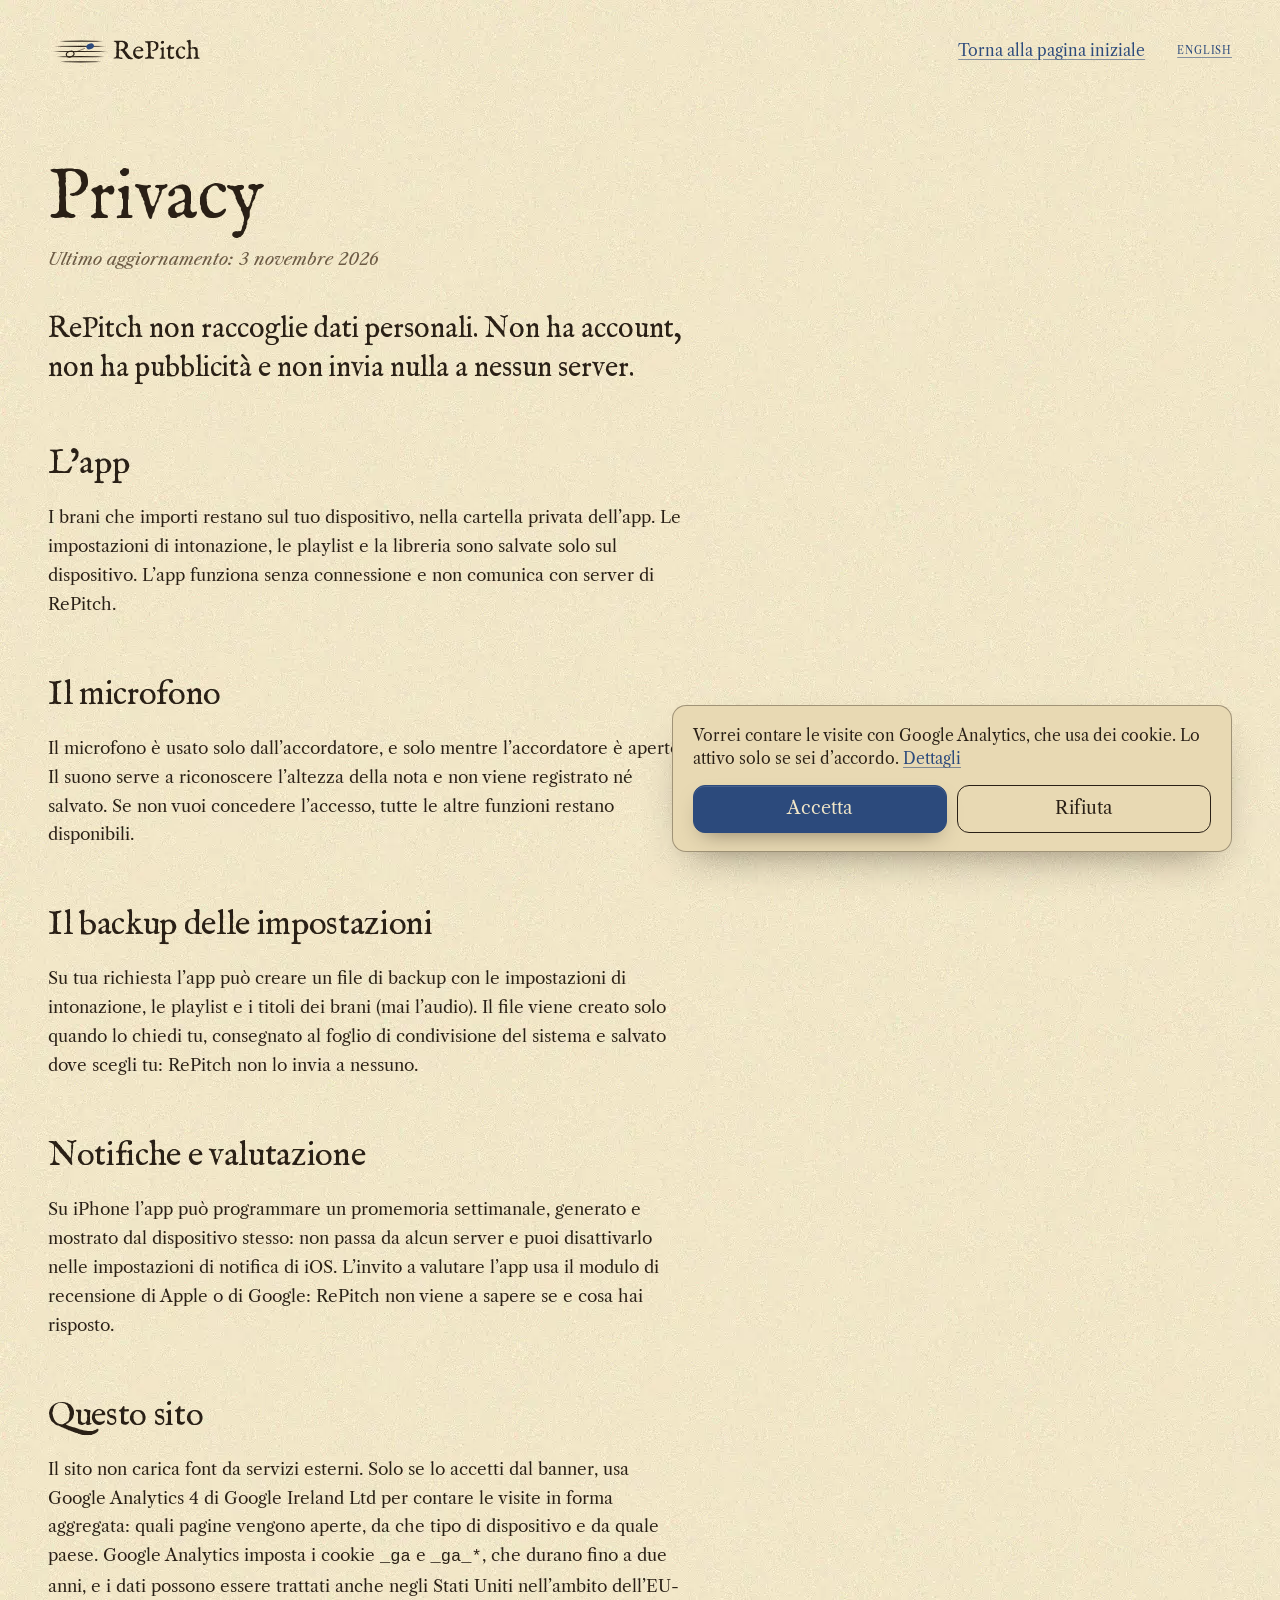
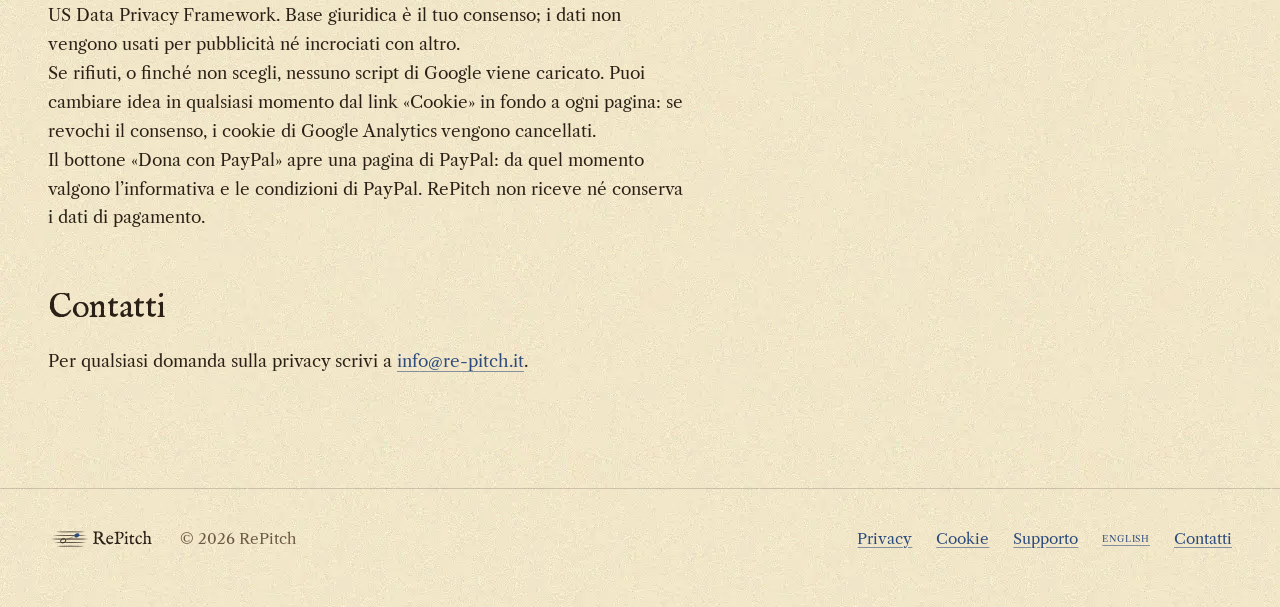
<file: privacy.html>
<!doctype html>
<html lang="it" class="no-js">
<head>
<meta charset="utf-8">
<meta name="viewport" content="width=device-width, initial-scale=1">
<title>Privacy — RePitch</title>
<meta name="description" content="RePitch non raccoglie dati personali. I brani restano sul dispositivo e il microfono è usato solo dall’accordatore.">
<meta name="theme-color" content="#F1E6C8" media="(prefers-color-scheme: light)">
<meta name="theme-color" content="#1B1510" media="(prefers-color-scheme: dark)">
<meta name="color-scheme" content="light dark">
<link rel="canonical" href="https://re-pitch.it/privacy.html">
<meta name="author" content="Matteo Frigé">
<meta name="robots" content="index, follow">
<meta property="og:type" content="website">
<meta property="og:site_name" content="RePitch">
<meta property="og:locale" content="it_IT">
<meta property="og:locale:alternate" content="en_GB">
<meta property="og:url" content="https://re-pitch.it/privacy.html">
<meta property="og:title" content="Privacy — RePitch">
<meta property="og:description" content="RePitch non raccoglie dati personali. I brani restano sul dispositivo e il microfono è usato solo dall’accordatore.">
<meta property="og:image" content="https://re-pitch.it/assets/social/og-image.jpg">
<meta property="og:image:secure_url" content="https://re-pitch.it/assets/social/og-image.jpg">
<meta property="og:image:type" content="image/jpeg">
<meta property="og:image:width" content="1200">
<meta property="og:image:height" content="630">
<meta property="og:image:alt" content="RePitch — Ogni brano al tuo La">
<meta name="twitter:card" content="summary_large_image">
<meta name="twitter:title" content="Privacy — RePitch">
<meta name="twitter:description" content="RePitch non raccoglie dati personali. I brani restano sul dispositivo e il microfono è usato solo dall’accordatore.">
<meta name="twitter:image" content="https://re-pitch.it/assets/social/og-image.jpg">
<meta name="twitter:image:alt" content="RePitch — Ogni brano al tuo La">
<link rel="alternate" hreflang="it" href="https://re-pitch.it/privacy.html">
<link rel="alternate" hreflang="en" href="https://re-pitch.it/en/privacy.html">
<link rel="alternate" hreflang="x-default" href="https://re-pitch.it/en/privacy.html">
<link rel="icon" href="assets/favicon-48.png" sizes="48x48" type="image/png">
<link rel="icon" href="assets/mark.svg" type="image/svg+xml">
<link rel="apple-touch-icon" href="assets/apple-touch-icon.png">
<link rel="preload" href="assets/fonts/fell.ttf" as="font" type="font/ttf" crossorigin>
<link rel="preload" href="assets/fonts/caslon.ttf" as="font" type="font/ttf" crossorigin>
<link rel="stylesheet" href="styles.css">
<script type="module" src="main.js"></script>
</head>
<body>
<a class="skip" href="#contenuto">Vai al contenuto</a>
<header class="top wrap">
  <a class="brand" href="./" aria-label="RePitch, pagina iniziale">
    <picture>
      <source srcset="assets/logo-dark.svg" media="(prefers-color-scheme: dark)">
      <img src="assets/logo.svg" alt="RePitch" width="1343" height="560">
    </picture>
  </a>
  <nav aria-label="Principale">
    <a href="./">Torna alla pagina iniziale</a>
    <a class="lang-switch lang-top" href="en/privacy.html" lang="en" hreflang="en">English</a>
  </nav>
</header>

<main id="contenuto" class="doc wrap">
  <h1>Privacy</h1>
  <p class="doc-date">Ultimo aggiornamento: 3 novembre 2026</p>

  <p class="doc-lead">RePitch non raccoglie dati personali. Non ha account, non ha pubblicità e non invia nulla a nessun server.</p>

  <h2>L’app</h2>
  <p>I brani che importi restano sul tuo dispositivo, nella cartella privata dell’app. Le impostazioni di intonazione, le playlist e la libreria sono salvate solo sul dispositivo. L’app funziona senza connessione e non comunica con server di RePitch.</p>

  <h2>Il microfono</h2>
  <p>Il microfono è usato solo dall’accordatore, e solo mentre l’accordatore è aperto. Il suono serve a riconoscere l’altezza della nota e non viene registrato né salvato. Se non vuoi concedere l’accesso, tutte le altre funzioni restano disponibili.</p>

  <h2>Il backup delle impostazioni</h2>
  <p>Su tua richiesta l’app può creare un file di backup con le impostazioni di intonazione, le playlist e i titoli dei brani (mai l’audio). Il file viene creato solo quando lo chiedi tu, consegnato al foglio di condivisione del sistema e salvato dove scegli tu: RePitch non lo invia a nessuno.</p>

  <h2>Notifiche e valutazione</h2>
  <p>Su iPhone l’app può programmare un promemoria settimanale, generato e mostrato dal dispositivo stesso: non passa da alcun server e puoi disattivarlo nelle impostazioni di notifica di iOS. L’invito a valutare l’app usa il modulo di recensione di Apple o di Google: RePitch non viene a sapere se e cosa hai risposto.</p>

  <h2 id="sito">Questo sito</h2>
  <p>Il sito non carica font da servizi esterni. Solo se lo accetti dal banner, usa Google Analytics 4 di Google Ireland Ltd per contare le visite in forma aggregata: quali pagine vengono aperte, da che tipo di dispositivo e da quale paese. Google Analytics imposta i cookie <code>_ga</code> e <code>_ga_*</code>, che durano fino a due anni, e i dati possono essere trattati anche negli Stati Uniti nell’ambito dell’EU-US Data Privacy Framework. Base giuridica è il tuo consenso; i dati non vengono usati per pubblicità né incrociati con altro.</p>
  <p>Se rifiuti, o finché non scegli, nessuno script di Google viene caricato. Puoi cambiare idea in qualsiasi momento dal link «Cookie» in fondo a ogni pagina: se revochi il consenso, i cookie di Google Analytics vengono cancellati.</p>
  <p>Il bottone «Dona con PayPal» apre una pagina di PayPal: da quel momento valgono l’informativa e le condizioni di PayPal. RePitch non riceve né conserva i dati di pagamento.</p>

  <h2>Contatti</h2>
  <p>Per qualsiasi domanda sulla privacy scrivi a <a href="mailto:info@re-pitch.it" data-contact data-contact-text>info@re-pitch.it</a>.</p>
</main>

<footer class="foot wrap">
  <a class="brand brand-small" href="./" aria-label="RePitch, pagina iniziale">
    <picture>
      <source srcset="assets/logo-dark.svg" media="(prefers-color-scheme: dark)">
      <img src="assets/logo.svg" alt="RePitch" width="1343" height="560" loading="lazy">
    </picture>
  </a>
  <p>© 2026 RePitch</p>
  <nav aria-label="Note legali e contatti">
    <a href="privacy.html">Privacy</a>
    <button type="button" class="link-btn" data-consent-open>Cookie</button>
    <a href="support.html">Supporto</a>
    <a class="lang-switch" href="en/privacy.html" lang="en" hreflang="en">English</a>
    <a href="mailto:info@re-pitch.it" data-contact>Contatti</a>
  </nav>
</footer>
</body>
</html>
</file>
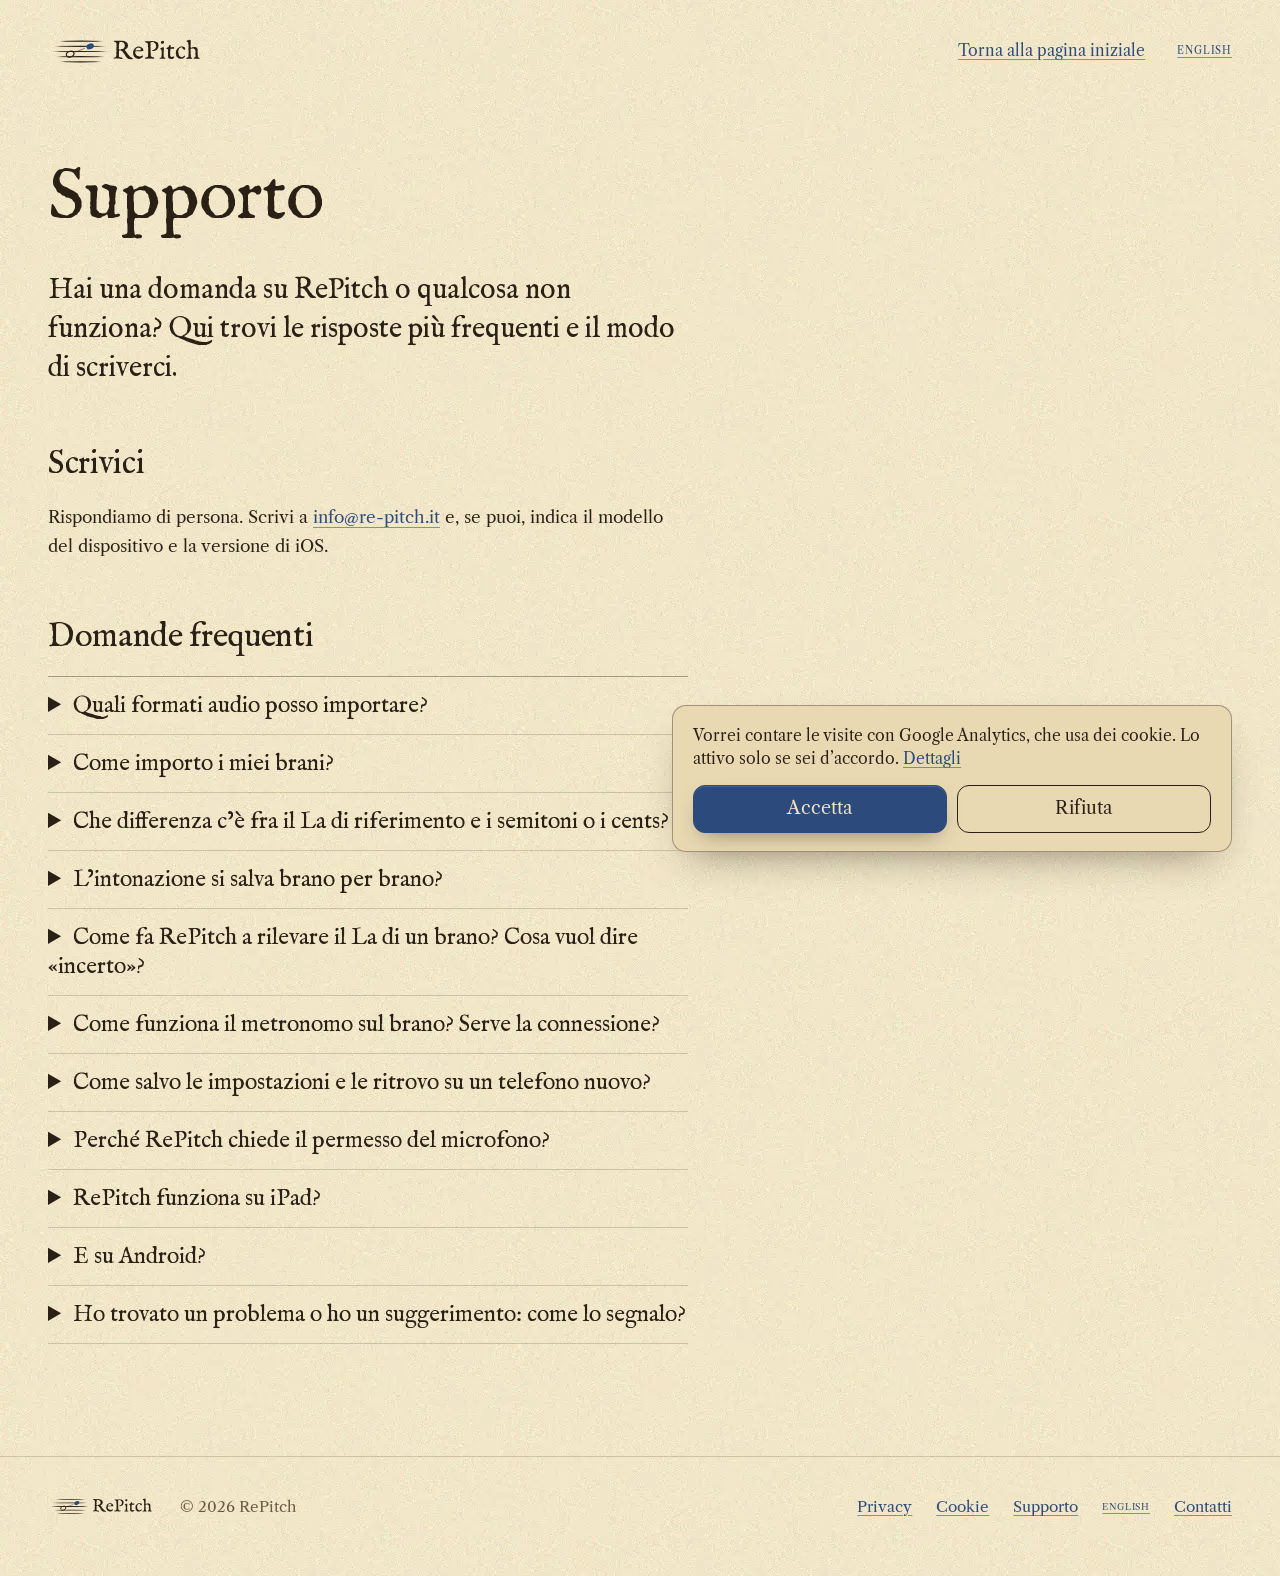
<file: support.html>
<!doctype html>
<html lang="it" class="no-js">
<head>
<meta charset="utf-8">
<meta name="viewport" content="width=device-width, initial-scale=1">
<title>Supporto — RePitch</title>
<meta name="description" content="Domande frequenti e contatti per RePitch: formati audio, importazione, intonazione, backup, microfono e come segnalare un problema.">
<meta name="theme-color" content="#F1E6C8" media="(prefers-color-scheme: light)">
<meta name="theme-color" content="#1B1510" media="(prefers-color-scheme: dark)">
<meta name="color-scheme" content="light dark">
<link rel="canonical" href="https://re-pitch.it/support.html">
<meta name="author" content="Matteo Frigé">
<meta name="robots" content="index, follow">
<meta property="og:type" content="website">
<meta property="og:site_name" content="RePitch">
<meta property="og:locale" content="it_IT">
<meta property="og:locale:alternate" content="en_GB">
<meta property="og:url" content="https://re-pitch.it/support.html">
<meta property="og:title" content="Supporto — RePitch">
<meta property="og:description" content="Domande frequenti e contatti per RePitch: formati audio, importazione, intonazione, backup, microfono e come segnalare un problema.">
<meta property="og:image" content="https://re-pitch.it/assets/social/og-image.jpg">
<meta property="og:image:secure_url" content="https://re-pitch.it/assets/social/og-image.jpg">
<meta property="og:image:type" content="image/jpeg">
<meta property="og:image:width" content="1200">
<meta property="og:image:height" content="630">
<meta property="og:image:alt" content="RePitch — Ogni brano al tuo La">
<meta name="twitter:card" content="summary_large_image">
<meta name="twitter:title" content="Supporto — RePitch">
<meta name="twitter:description" content="Domande frequenti e contatti per RePitch: formati audio, importazione, intonazione, backup, microfono e come segnalare un problema.">
<meta name="twitter:image" content="https://re-pitch.it/assets/social/og-image.jpg">
<meta name="twitter:image:alt" content="RePitch — Ogni brano al tuo La">
<link rel="alternate" hreflang="it" href="https://re-pitch.it/support.html">
<link rel="alternate" hreflang="en" href="https://re-pitch.it/en/support.html">
<link rel="alternate" hreflang="x-default" href="https://re-pitch.it/en/support.html">
<link rel="icon" href="assets/favicon-48.png" sizes="48x48" type="image/png">
<link rel="icon" href="assets/mark.svg" type="image/svg+xml">
<link rel="apple-touch-icon" href="assets/apple-touch-icon.png">
<link rel="preload" href="assets/fonts/fell.ttf" as="font" type="font/ttf" crossorigin>
<link rel="preload" href="assets/fonts/caslon.ttf" as="font" type="font/ttf" crossorigin>
<link rel="stylesheet" href="styles.css">
<script type="module" src="main.js"></script>
</head>
<body>
<a class="skip" href="#contenuto">Vai al contenuto</a>
<header class="top wrap">
  <a class="brand" href="./" aria-label="RePitch, pagina iniziale">
    <picture>
      <source srcset="assets/logo-dark.svg" media="(prefers-color-scheme: dark)">
      <img src="assets/logo.svg" alt="RePitch" width="1343" height="560">
    </picture>
  </a>
  <nav aria-label="Principale">
    <a href="./">Torna alla pagina iniziale</a>
    <a class="lang-switch lang-top" href="en/support.html" lang="en" hreflang="en">English</a>
  </nav>
</header>

<main id="contenuto" class="doc wrap">
  <h1>Supporto</h1>

  <p class="doc-lead">Hai una domanda su RePitch o qualcosa non funziona? Qui trovi le risposte più frequenti e il modo di scriverci.</p>

  <h2>Scrivici</h2>
  <p>Rispondiamo di persona. Scrivi a <a href="mailto:info@re-pitch.it" data-contact data-contact-text>info@re-pitch.it</a> e, se puoi, indica il modello del dispositivo e la versione di iOS.</p>

  <h2>Domande frequenti</h2>
  <div class="faq">
    <details>
      <summary>Quali formati audio posso importare?</summary>
      <p>MP3, M4A, AAC, WAV, AIFF (anche .aif e .aifc), CAF e FLAC. I brani protetti da DRM, come quelli scaricati da Apple Music, non si possono importare. Se scegli un file in un formato non supportato, RePitch ti dice quali file ha lasciato fuori.</p>
    </details>
    <details>
      <summary>Come importo i miei brani?</summary>
      <p>Apri la scheda Libreria e tocca «Importa», poi scegli i file dall’app File. Se un file è su iCloud Drive e non è ancora scaricato sul telefono, scaricalo prima e poi riprova. I file vengono copiati nella cartella privata dell’app: puoi cancellare gli originali senza perdere nulla in RePitch.</p>
    </details>
    <details>
      <summary>Che differenza c’è fra il La di riferimento e i semitoni o i cents?</summary>
      <p>Il La di riferimento è la frequenza a cui è accordato il tuo strumento (per esempio 415 per il barocco, 440 o 442): RePitch rileva il La di ogni brano e lo porta al tuo, e vale per tutti i brani. I semitoni trasportano tutto di intervalli interi, per esempio per suonare più in basso. I cents sono una correzione fine, un centesimo di semitono, che si somma al La.</p>
    </details>
    <details>
      <summary>L’intonazione si salva brano per brano?</summary>
      <p>Sì. Di base ogni brano usa l’intonazione generale della scheda Intonazione. Se apri un brano nel player e cambi semitoni o cents, quel brano ottiene un’intonazione tutta sua, che ritrovi alla prossima apertura. Con «Torna all’intonazione generale» il brano ricomincia a seguire quella di tutti.</p>
    </details>
    <details>
      <summary>Come fa RePitch a rilevare il La di un brano? Cosa vuol dire «incerto»?</summary>
      <p>Dopo l’importazione l’app analizza il brano sul dispositivo, senza connessione, e ne stima il La. Se la stima è affidabile vedi «rilevato» e il valore viene applicato. Se vedi «incerto, non applicato», RePitch ha trovato un valore ma non si fida abbastanza (succede con registrazioni molto rumorose, percussive o con poche note tenute), quindi non lo usa. Puoi sempre toccare il La del brano e scegliere il valore rilevato oppure inserirne uno tuo.</p>
    </details>
    <details>
      <summary>Come funziona il metronomo sul brano? Serve la connessione?</summary>
      <p>Nel player attiva il metronomo sul brano: il click e il lampo sullo schermo seguono i battiti della registrazione, anche se ne cambi la velocità. I battiti vengono trovati sul dispositivo da una rete neurale open source (Beat This!), senza connessione. La prima analisi di un brano richiede qualche secondo, poi viene ricordata. Se il risultato non è giusto, tocca «Batti il tempo» e segui la musica, oppure dimezza o raddoppia il tempo; puoi anche scegliere quanti battiti ha la battuta, con l’accento sul «1».</p>
    </details>
    <details>
      <summary>Come salvo le impostazioni e le ritrovo su un telefono nuovo?</summary>
      <p>Le impostazioni si salvano da sole sul dispositivo. Per una copia di sicurezza vai in Informazioni, poi «Backup delle impostazioni», e scegli «Esporta backup»: il file può essere salvato su iCloud Drive o dove preferisci. Sul nuovo telefono usa «Ripristina da backup». Il backup contiene intonazioni, playlist e titoli dei brani, ma non l’audio: reimporta i file e le loro impostazioni torneranno da sole.</p>
    </details>
    <details>
      <summary>Perché RePitch chiede il permesso del microfono?</summary>
      <p>Solo per l’accordatore, che deve ascoltare la nota che suoni. Il microfono è attivo soltanto mentre l’accordatore è aperto, e il suono non viene registrato né salvato. Se non concedi il permesso, tutto il resto dell’app funziona normalmente.</p>
    </details>
    <details>
      <summary>RePitch funziona su iPad?</summary>
      <p>Sì, l’app è pensata per iPhone e iPad e sull’iPad si può usare anche in orizzontale.</p>
    </details>
    <details>
      <summary>E su Android?</summary>
      <p>Sì, RePitch è disponibile anche per Android: la trovi gratis su <a href="https://play.google.com/store/apps/details?id=it.repitch.RePitch" rel="noopener">Google Play</a>.</p>
    </details>
    <details>
      <summary>Ho trovato un problema o ho un suggerimento: come lo segnalo?</summary>
      <p>Nell’app apri Informazioni e tocca «Segnala un problema» o «Suggerisci un miglioramento»: si apre una mail già pronta, con la versione dell’app e del sistema, che ci aiuta a capire cosa succede. In alternativa scrivi direttamente all’indirizzo qui sopra, dicendoci cosa è successo e cosa ti aspettavi.</p>
    </details>
  </div>
</main>

<footer class="foot wrap">
  <a class="brand brand-small" href="./" aria-label="RePitch, pagina iniziale">
    <picture>
      <source srcset="assets/logo-dark.svg" media="(prefers-color-scheme: dark)">
      <img src="assets/logo.svg" alt="RePitch" width="1343" height="560" loading="lazy">
    </picture>
  </a>
  <p>© 2026 RePitch</p>
  <nav aria-label="Note legali e contatti">
    <a href="privacy.html">Privacy</a>
    <button type="button" class="link-btn" data-consent-open>Cookie</button>
    <a href="support.html">Supporto</a>
    <a class="lang-switch" href="en/support.html" lang="en" hreflang="en">English</a>
    <a href="mailto:info@re-pitch.it" data-contact>Contatti</a>
  </nav>
</footer>
</body>
</html>
</file>
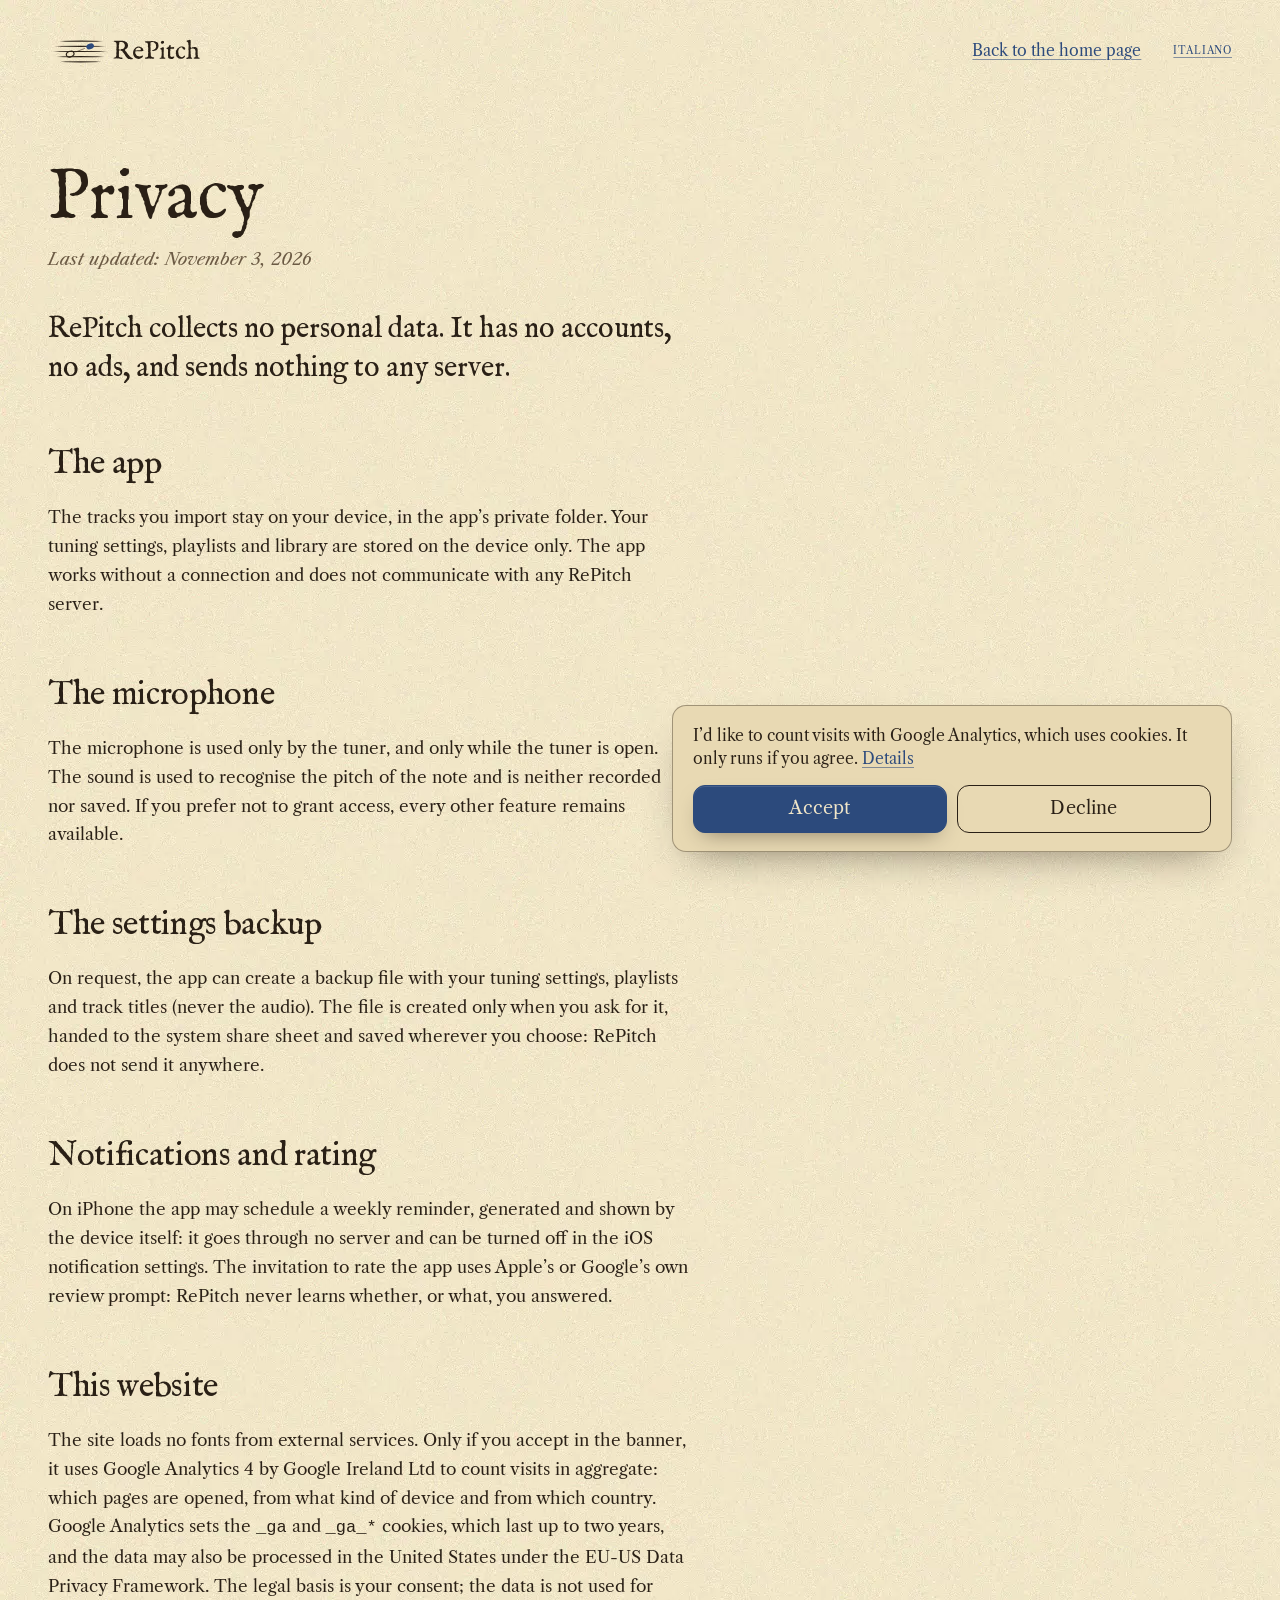
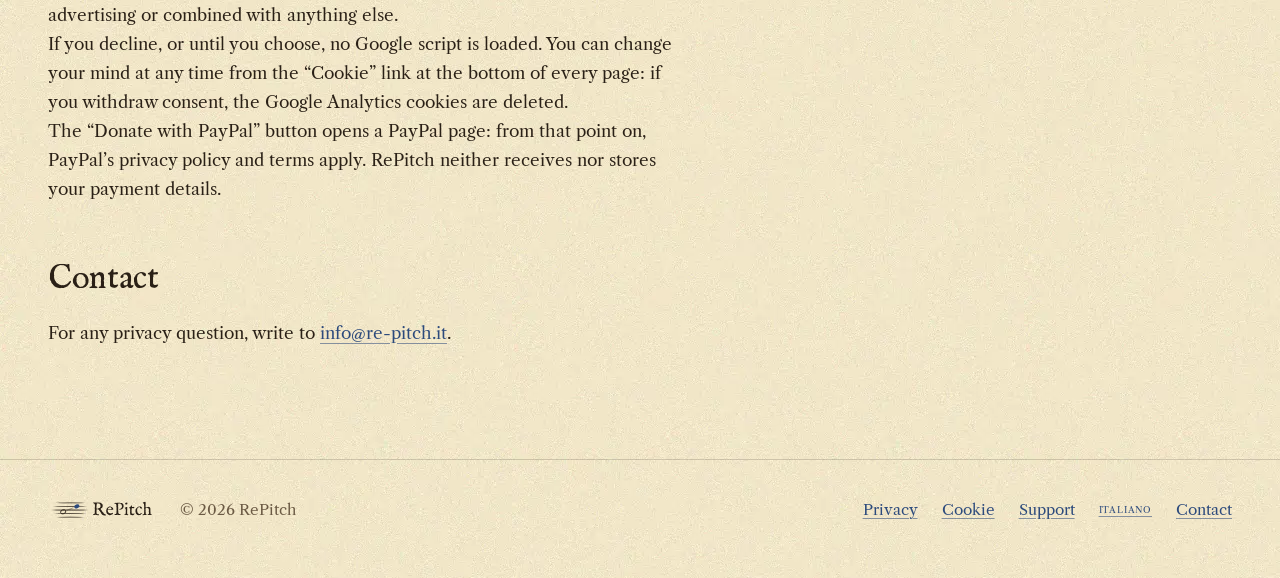
<file: en/privacy.html>
<!doctype html>
<html lang="en" class="no-js">
<head>
<meta charset="utf-8">
<meta name="viewport" content="width=device-width, initial-scale=1">
<title>Privacy — RePitch</title>
<meta name="description" content="RePitch collects no personal data. Your tracks stay on your device, and the microphone is used only by the tuner.">
<meta name="theme-color" content="#F1E6C8" media="(prefers-color-scheme: light)">
<meta name="theme-color" content="#1B1510" media="(prefers-color-scheme: dark)">
<meta name="color-scheme" content="light dark">
<link rel="canonical" href="https://re-pitch.it/en/privacy.html">
<meta name="author" content="Matteo Frigé">
<meta name="robots" content="index, follow">
<meta property="og:type" content="website">
<meta property="og:site_name" content="RePitch">
<meta property="og:locale" content="en_GB">
<meta property="og:locale:alternate" content="it_IT">
<meta property="og:url" content="https://re-pitch.it/en/privacy.html">
<meta property="og:title" content="Privacy — RePitch">
<meta property="og:description" content="RePitch collects no personal data. Your tracks stay on your device, and the microphone is used only by the tuner.">
<meta property="og:image" content="https://re-pitch.it/assets/social/og-image-en.jpg">
<meta property="og:image:secure_url" content="https://re-pitch.it/assets/social/og-image-en.jpg">
<meta property="og:image:type" content="image/jpeg">
<meta property="og:image:width" content="1200">
<meta property="og:image:height" content="630">
<meta property="og:image:alt" content="RePitch — Every track at your A">
<meta name="twitter:card" content="summary_large_image">
<meta name="twitter:title" content="Privacy — RePitch">
<meta name="twitter:description" content="RePitch collects no personal data. Your tracks stay on your device, and the microphone is used only by the tuner.">
<meta name="twitter:image" content="https://re-pitch.it/assets/social/og-image-en.jpg">
<meta name="twitter:image:alt" content="RePitch — Every track at your A">
<link rel="alternate" hreflang="it" href="https://re-pitch.it/privacy.html">
<link rel="alternate" hreflang="en" href="https://re-pitch.it/en/privacy.html">
<link rel="alternate" hreflang="x-default" href="https://re-pitch.it/en/privacy.html">
<link rel="icon" href="../assets/favicon-48.png" sizes="48x48" type="image/png">
<link rel="icon" href="../assets/mark.svg" type="image/svg+xml">
<link rel="apple-touch-icon" href="../assets/apple-touch-icon.png">
<link rel="preload" href="../assets/fonts/fell.ttf" as="font" type="font/ttf" crossorigin>
<link rel="preload" href="../assets/fonts/caslon.ttf" as="font" type="font/ttf" crossorigin>
<link rel="stylesheet" href="../styles.css">
<script type="module" src="../main.js"></script>
</head>
<body>
<a class="skip" href="#contenuto">Skip to content</a>
<header class="top wrap">
  <a class="brand" href="./" aria-label="RePitch, home">
    <picture>
      <source srcset="../assets/logo-dark.svg" media="(prefers-color-scheme: dark)">
      <img src="../assets/logo.svg" alt="RePitch" width="1343" height="560">
    </picture>
  </a>
  <nav aria-label="Main">
    <a href="./">Back to the home page</a>
    <a class="lang-switch lang-top" href="../privacy.html" lang="it" hreflang="it">Italiano</a>
  </nav>
</header>

<main id="contenuto" class="doc wrap">
  <h1>Privacy</h1>
  <p class="doc-date">Last updated: November 3, 2026</p>

  <p class="doc-lead">RePitch collects no personal data. It has no accounts, no ads, and sends nothing to any server.</p>

  <h2>The app</h2>
  <p>The tracks you import stay on your device, in the app’s private folder. Your tuning settings, playlists and library are stored on the device only. The app works without a connection and does not communicate with any RePitch server.</p>

  <h2>The microphone</h2>
  <p>The microphone is used only by the tuner, and only while the tuner is open. The sound is used to recognise the pitch of the note and is neither recorded nor saved. If you prefer not to grant access, every other feature remains available.</p>

  <h2>The settings backup</h2>
  <p>On request, the app can create a backup file with your tuning settings, playlists and track titles (never the audio). The file is created only when you ask for it, handed to the system share sheet and saved wherever you choose: RePitch does not send it anywhere.</p>

  <h2>Notifications and rating</h2>
  <p>On iPhone the app may schedule a weekly reminder, generated and shown by the device itself: it goes through no server and can be turned off in the iOS notification settings. The invitation to rate the app uses Apple’s or Google’s own review prompt: RePitch never learns whether, or what, you answered.</p>

  <h2 id="sito">This website</h2>
  <p>The site loads no fonts from external services. Only if you accept in the banner, it uses Google Analytics 4 by Google Ireland Ltd to count visits in aggregate: which pages are opened, from what kind of device and from which country. Google Analytics sets the <code>_ga</code> and <code>_ga_*</code> cookies, which last up to two years, and the data may also be processed in the United States under the EU-US Data Privacy Framework. The legal basis is your consent; the data is not used for advertising or combined with anything else.</p>
  <p>If you decline, or until you choose, no Google script is loaded. You can change your mind at any time from the “Cookie” link at the bottom of every page: if you withdraw consent, the Google Analytics cookies are deleted.</p>
  <p>The “Donate with PayPal” button opens a PayPal page: from that point on, PayPal’s privacy policy and terms apply. RePitch neither receives nor stores your payment details.</p>

  <h2>Contact</h2>
  <p>For any privacy question, write to <a href="mailto:info@re-pitch.it" data-contact data-contact-text>info@re-pitch.it</a>.</p>
</main>

<footer class="foot wrap">
  <a class="brand brand-small" href="./" aria-label="RePitch, home">
    <picture>
      <source srcset="../assets/logo-dark.svg" media="(prefers-color-scheme: dark)">
      <img src="../assets/logo.svg" alt="RePitch" width="1343" height="560" loading="lazy">
    </picture>
  </a>
  <p>© 2026 RePitch</p>
  <nav aria-label="Legal and contact">
    <a href="privacy.html">Privacy</a>
    <button type="button" class="link-btn" data-consent-open>Cookie</button>
    <a href="support.html">Support</a>
    <a class="lang-switch" href="../privacy.html" lang="it" hreflang="it">Italiano</a>
    <a href="mailto:info@re-pitch.it" data-contact>Contact</a>
  </nav>
</footer>
</body>
</html>
</file>
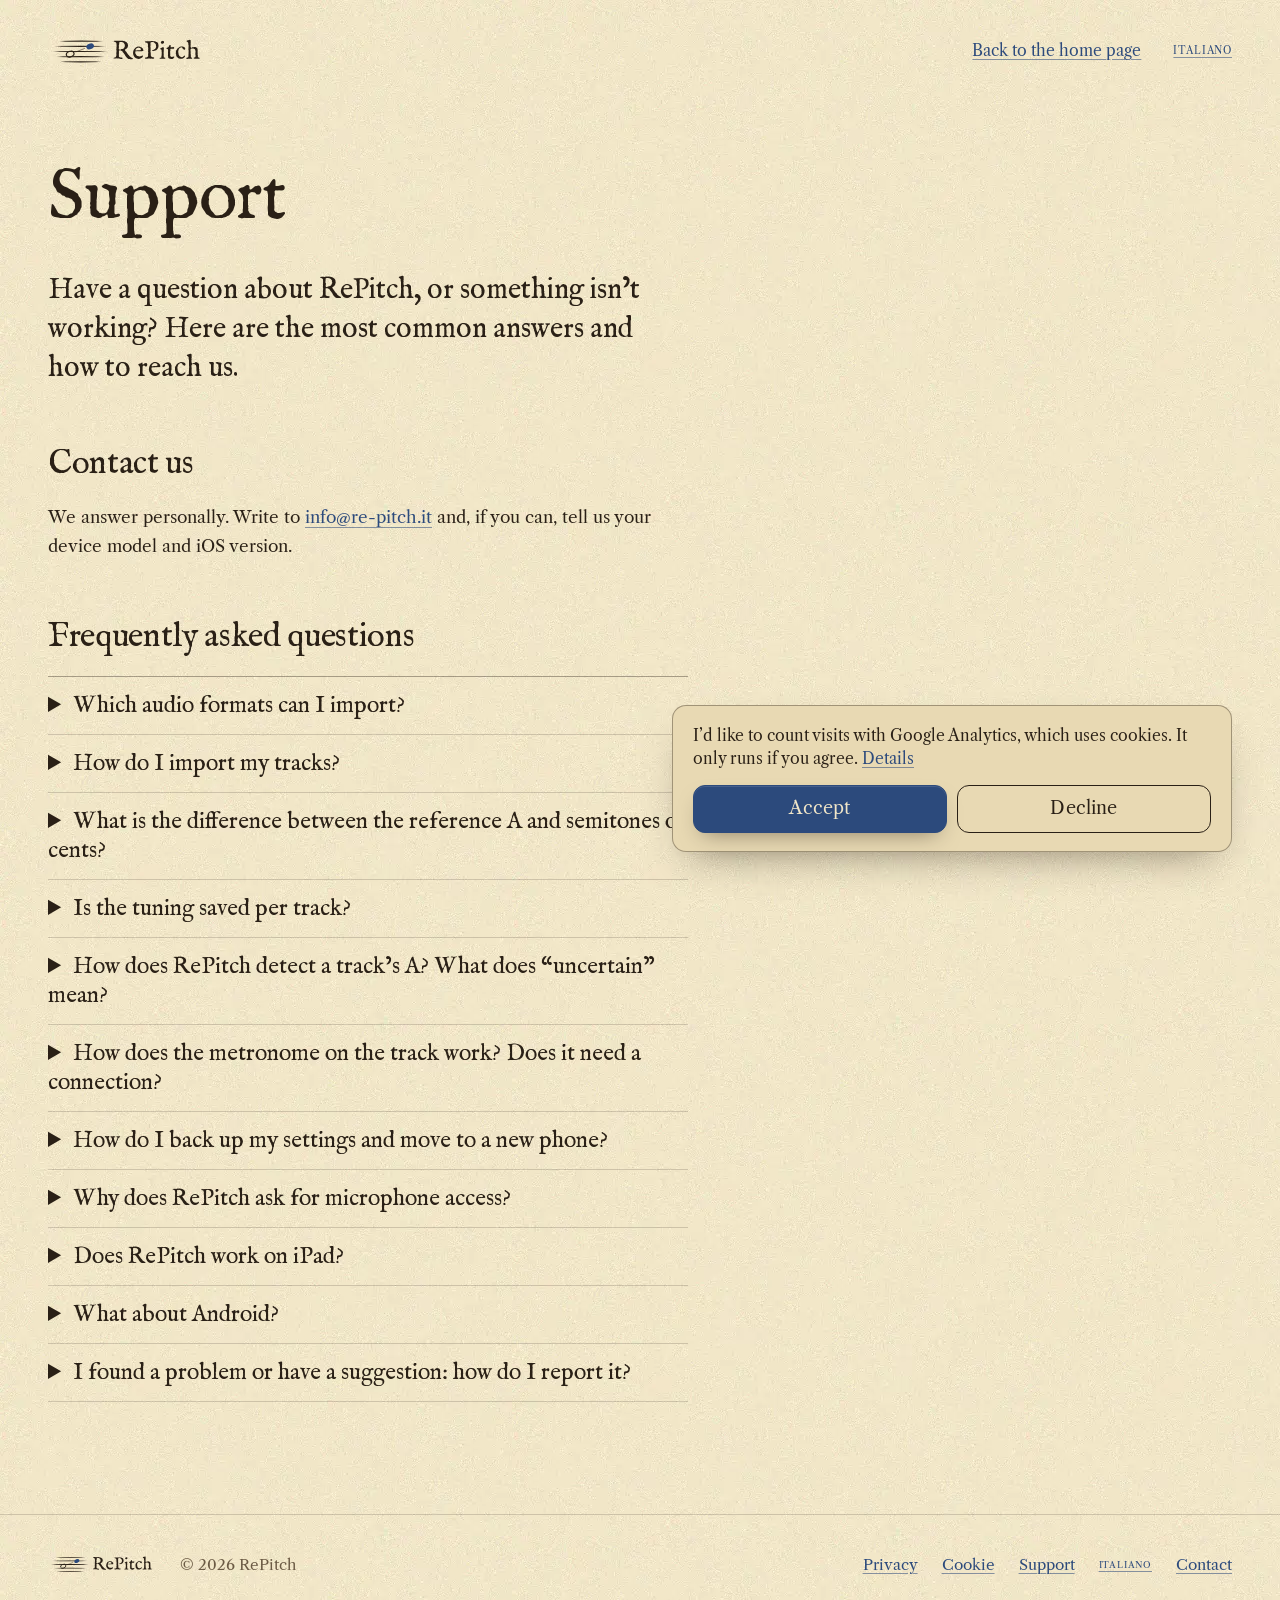
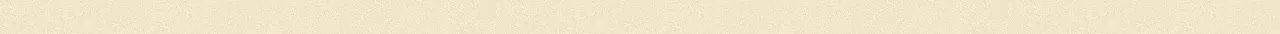
<file: en/support.html>
<!doctype html>
<html lang="en" class="no-js">
<head>
<meta charset="utf-8">
<meta name="viewport" content="width=device-width, initial-scale=1">
<title>Support — RePitch</title>
<meta name="description" content="Frequently asked questions and contact for RePitch: audio formats, importing, tuning, backup, microphone and how to report a problem.">
<meta name="theme-color" content="#F1E6C8" media="(prefers-color-scheme: light)">
<meta name="theme-color" content="#1B1510" media="(prefers-color-scheme: dark)">
<meta name="color-scheme" content="light dark">
<link rel="canonical" href="https://re-pitch.it/en/support.html">
<meta name="author" content="Matteo Frigé">
<meta name="robots" content="index, follow">
<meta property="og:type" content="website">
<meta property="og:site_name" content="RePitch">
<meta property="og:locale" content="en_GB">
<meta property="og:locale:alternate" content="it_IT">
<meta property="og:url" content="https://re-pitch.it/en/support.html">
<meta property="og:title" content="Support — RePitch">
<meta property="og:description" content="Frequently asked questions and contact for RePitch: audio formats, importing, tuning, backup, microphone and how to report a problem.">
<meta property="og:image" content="https://re-pitch.it/assets/social/og-image-en.jpg">
<meta property="og:image:secure_url" content="https://re-pitch.it/assets/social/og-image-en.jpg">
<meta property="og:image:type" content="image/jpeg">
<meta property="og:image:width" content="1200">
<meta property="og:image:height" content="630">
<meta property="og:image:alt" content="RePitch — Every track at your A">
<meta name="twitter:card" content="summary_large_image">
<meta name="twitter:title" content="Support — RePitch">
<meta name="twitter:description" content="Frequently asked questions and contact for RePitch: audio formats, importing, tuning, backup, microphone and how to report a problem.">
<meta name="twitter:image" content="https://re-pitch.it/assets/social/og-image-en.jpg">
<meta name="twitter:image:alt" content="RePitch — Every track at your A">
<link rel="alternate" hreflang="it" href="https://re-pitch.it/support.html">
<link rel="alternate" hreflang="en" href="https://re-pitch.it/en/support.html">
<link rel="alternate" hreflang="x-default" href="https://re-pitch.it/en/support.html">
<link rel="icon" href="../assets/favicon-48.png" sizes="48x48" type="image/png">
<link rel="icon" href="../assets/mark.svg" type="image/svg+xml">
<link rel="apple-touch-icon" href="../assets/apple-touch-icon.png">
<link rel="preload" href="../assets/fonts/fell.ttf" as="font" type="font/ttf" crossorigin>
<link rel="preload" href="../assets/fonts/caslon.ttf" as="font" type="font/ttf" crossorigin>
<link rel="stylesheet" href="../styles.css">
<script type="module" src="../main.js"></script>
</head>
<body>
<a class="skip" href="#contenuto">Skip to content</a>
<header class="top wrap">
  <a class="brand" href="./" aria-label="RePitch, home">
    <picture>
      <source srcset="../assets/logo-dark.svg" media="(prefers-color-scheme: dark)">
      <img src="../assets/logo.svg" alt="RePitch" width="1343" height="560">
    </picture>
  </a>
  <nav aria-label="Main">
    <a href="./">Back to the home page</a>
    <a class="lang-switch lang-top" href="../support.html" lang="it" hreflang="it">Italiano</a>
  </nav>
</header>

<main id="contenuto" class="doc wrap">
  <h1>Support</h1>

  <p class="doc-lead">Have a question about RePitch, or something isn’t working? Here are the most common answers and how to reach us.</p>

  <h2>Contact us</h2>
  <p>We answer personally. Write to <a href="mailto:info@re-pitch.it" data-contact data-contact-text>info@re-pitch.it</a> and, if you can, tell us your device model and iOS version.</p>

  <h2>Frequently asked questions</h2>
  <div class="faq">
    <details>
      <summary>Which audio formats can I import?</summary>
      <p>MP3, M4A, AAC, WAV, AIFF (including .aif and .aifc), CAF and FLAC. DRM-protected tracks, such as those downloaded from Apple Music, can’t be imported. If you pick a file in an unsupported format, RePitch tells you which files it left out.</p>
    </details>
    <details>
      <summary>How do I import my tracks?</summary>
      <p>Open the Library tab and tap “Import”, then choose files from the Files app. If a file is on iCloud Drive and hasn’t been downloaded to your phone yet, download it first and try again. Files are copied into the app’s private folder, so you can delete the originals without losing anything in RePitch.</p>
    </details>
    <details>
      <summary>What is the difference between the reference A and semitones or cents?</summary>
      <p>The reference A is the frequency your instrument is tuned to (for example 415 for Baroque, 440 or 442): RePitch detects each track’s A and brings it to yours, for all tracks at once. Semitones transpose everything by whole steps, for example to play lower. Cents are a fine correction, one hundredth of a semitone, added on top of the A.</p>
    </details>
    <details>
      <summary>Is the tuning saved per track?</summary>
      <p>Yes. By default every track follows the global tuning on the Tuning tab. If you open a track in the player and change semitones or cents, that track gets its own tuning, which you find again the next time you open it. “Back to the global tuning” makes the track follow the global one again.</p>
    </details>
    <details>
      <summary>How does RePitch detect a track’s A? What does “uncertain” mean?</summary>
      <p>After import the app analyses the track on your device, offline, and estimates its A. When the estimate is reliable you see “detected” and the value is applied. If you see “uncertain, not applied”, RePitch found a value but doesn’t trust it enough (it happens with very noisy or percussive recordings, or with few sustained notes), so it doesn’t use it. You can always tap the track’s A and choose the detected value or type your own.</p>
    </details>
    <details>
      <summary>How does the metronome on the track work? Does it need a connection?</summary>
      <p>In the player, turn on the metronome on the track: the click and the screen flash follow the beats of the recording, even if you change its speed. The beats are found on your device by an open-source neural network (Beat This!), offline. The first analysis of a track takes a few seconds and is then remembered. If the result is off, tap “Tap the beat” and follow the music, or halve or double the tempo; you can also choose how many beats make a bar, with the accent on the “1”.</p>
    </details>
    <details>
      <summary>How do I back up my settings and move to a new phone?</summary>
      <p>Settings are saved automatically on the device. For a safety copy go to About, then “Settings backup”, and choose “Export backup”: you can save the file to iCloud Drive or wherever you like. On the new phone use “Restore from backup”. The backup holds tunings, playlists and track titles, but not the audio: re-import your files and their settings come back by themselves.</p>
    </details>
    <details>
      <summary>Why does RePitch ask for microphone access?</summary>
      <p>Only for the tuner, which has to listen to the note you play. The microphone is on only while the tuner is open, and the sound is neither recorded nor stored. If you don’t grant access, everything else in the app works as usual.</p>
    </details>
    <details>
      <summary>Does RePitch work on iPad?</summary>
      <p>Yes, the app is built for iPhone and iPad, and on iPad it also works in landscape.</p>
    </details>
    <details>
      <summary>What about Android?</summary>
      <p>Yes, RePitch is also available on Android: get it for free on <a href="https://play.google.com/store/apps/details?id=it.repitch.RePitch" rel="noopener">Google Play</a>.</p>
    </details>
    <details>
      <summary>I found a problem or have a suggestion: how do I report it?</summary>
      <p>In the app open About and tap “Report a problem” or “Suggest an improvement”: a ready-made email opens, with the app and system version, which helps us understand what is going on. Or write straight to the address above, telling us what happened and what you expected.</p>
    </details>
  </div>
</main>

<footer class="foot wrap">
  <a class="brand brand-small" href="./" aria-label="RePitch, home">
    <picture>
      <source srcset="../assets/logo-dark.svg" media="(prefers-color-scheme: dark)">
      <img src="../assets/logo.svg" alt="RePitch" width="1343" height="560" loading="lazy">
    </picture>
  </a>
  <p>© 2026 RePitch</p>
  <nav aria-label="Legal and contact">
    <a href="privacy.html">Privacy</a>
    <button type="button" class="link-btn" data-consent-open>Cookie</button>
    <a href="support.html">Support</a>
    <a class="lang-switch" href="../support.html" lang="it" hreflang="it">Italiano</a>
    <a href="mailto:info@re-pitch.it" data-contact>Contact</a>
  </nav>
</footer>
</body>
</html>
</file>
<file: styles.css>
/* RePitch — carta da musica invecchiata, inchiostro d'incisione, un solo accento blu Henle. */
@font-face { font-family: "IM Fell English"; src: url(assets/fonts/fell.ttf) format("truetype"); font-weight: 400; font-style: normal; font-display: swap; }
@font-face { font-family: "IM Fell English"; src: url(assets/fonts/fell-italic.ttf) format("truetype"); font-weight: 400; font-style: italic; font-display: swap; }
@font-face { font-family: "Libre Caslon Text"; src: url(assets/fonts/caslon.ttf) format("truetype"); font-weight: 400; font-style: normal; font-display: swap; }
@font-face { font-family: "Libre Caslon Text"; src: url(assets/fonts/caslon-italic.ttf) format("truetype"); font-weight: 400; font-style: italic; font-display: swap; }
@font-face { font-family: "Libre Caslon Text"; src: url(assets/fonts/caslon-bold.ttf) format("truetype"); font-weight: 700; font-style: normal; font-display: swap; }
@font-face { font-family: "Noto Music"; src: url(assets/fonts/music.ttf) format("truetype"); font-display: block; }

:root {
  --paper: #F1E6C8;
  --plate: #E8D9B3;
  --ink: #2A2016;
  --sepia: #6B5A44;
  --blue: #2C4A7C;
  --on-blue: #F1E6C8;
  --pencil: #5E5A54;
  --rule: rgba(42, 32, 22, .38);
  --rule-soft: rgba(42, 32, 22, .18);
  --shadow: rgba(42, 32, 22, .5);
  --grain: url(assets/grain-light.webp);

  --fell: "IM Fell English", "Iowan Old Style", Georgia, serif;
  --caslon: "Libre Caslon Text", "Iowan Old Style", Georgia, serif;
  --gutter: clamp(16px, 4vw, 48px);
  --max: 1240px;
  --ease: cubic-bezier(.16, 1, .3, 1);
  color-scheme: light;
}
@media (prefers-color-scheme: dark) {
  :root {
    --paper: #1B1510;
    --plate: #261E16;
    --ink: #EBDDBA;
    --sepia: #B5A584;
    --blue: #9DB4DD;
    --on-blue: #1B1510;
    --pencil: #A39C90;
    --rule: rgba(235, 221, 186, .34);
    --rule-soft: rgba(235, 221, 186, .16);
    --shadow: rgba(0, 0, 0, .75);
    --grain: url(assets/grain-dark.webp);
    color-scheme: dark;
  }
}

*, *::before, *::after { box-sizing: border-box; }
html { -webkit-text-size-adjust: 100%; scroll-behavior: smooth; scroll-padding-top: 24px; scrollbar-color: var(--sepia) var(--paper); scrollbar-width: thin; }
body {
  margin: 0;
  background: var(--paper) var(--grain) repeat top left / 512px 512px;
  color: var(--ink);
  font: 400 1.0625rem/1.7 var(--caslon);
  font-variant-numeric: lining-nums;
  overflow-x: hidden;
  text-rendering: optimizeLegibility;
}
img, svg { display: block; max-width: 100%; height: auto; }
.visually-hidden { position: absolute; width: 1px; height: 1px; overflow: hidden; clip-path: inset(50%); white-space: nowrap; }
.wrap { width: 100%; max-width: calc(var(--max) + 2 * var(--gutter)); margin-inline: auto; padding-inline: var(--gutter); }

/* Superfici del browser, tematizzate */
::selection { background: var(--blue); color: var(--on-blue); }
:focus-visible { outline: 2px solid var(--blue); outline-offset: 4px; border-radius: 3px; }
a, .link-btn { color: var(--blue); text-decoration-line: underline; text-decoration-thickness: 1px; text-underline-offset: .22em; text-decoration-color: color-mix(in srgb, var(--blue) 55%, transparent); }
a:hover, .link-btn:hover { text-decoration-thickness: 2px; text-decoration-color: currentColor; }
.skip { position: absolute; left: var(--gutter); top: -60px; background: var(--blue); color: var(--on-blue); padding: .6em 1em; z-index: 10; text-decoration: none; }
.skip:focus { top: 12px; }

h1, h2, h3 { font-family: var(--fell); font-weight: 400; margin: 0; text-wrap: balance; letter-spacing: -.01em; }
p { margin: 0; }

/* --- Testata -------------------------------------------------------------- */
.top { display: flex; align-items: center; justify-content: space-between; gap: 16px; padding-block: 20px 8px; }
.brand { display: block; width: clamp(120px, 14vw, 152px); text-decoration: none; }
.brand img { width: 100%; }
.brand-small { width: 104px; }
.top nav { display: flex; gap: clamp(14px, 3vw, 32px); font-size: .98rem; }

/* Selettore di lingua: nella testata sparisce sugli schermi stretti (resta nel piede). */
.lang-switch { letter-spacing: .06em; font-size: .88em; font-variant-caps: all-small-caps; }
@media (max-width: 560px) { .top .lang-top { display: none; } }

/* --- Bottoni ---------------------------------------------------------------- */
.btn {
  display: inline-flex; align-items: center; justify-content: center;
  min-height: 52px; padding: .55em 1.6em;
  font: 400 1.125rem/1.2 var(--caslon); letter-spacing: .01em;
  border: 0; border-radius: 12px; cursor: pointer; text-decoration: none;
  transition: transform .35s var(--ease), box-shadow .35s var(--ease), background-color .2s;
}
.btn-solid { background: var(--blue); color: var(--on-blue); box-shadow: 0 1px 0 rgba(255,255,255,.12) inset, 0 10px 22px -10px var(--shadow); }
.btn-solid:hover { transform: translateY(-2px); box-shadow: 0 1px 0 rgba(255,255,255,.12) inset, 0 16px 28px -12px var(--shadow); text-decoration: none; }
.btn-solid:active { transform: translateY(0); box-shadow: 0 6px 12px -8px var(--shadow); }
.btn-solid:focus-visible { outline-color: var(--ink); }
.btn-big { min-height: 68px; padding-inline: 2.4em; font-size: clamp(1.25rem, 3vw, 1.5rem); border-radius: 14px; }

/* Stato "presto disponibile": un'etichetta, non un download */
.badge { display: inline-flex; flex-direction: column; justify-content: center; min-height: 52px; padding: .45em 1.3em; border: 1px solid var(--ink); border-radius: 12px; line-height: 1.2; color: var(--ink); cursor: default; user-select: none; }
.badge-small { font-style: italic; font-size: .8rem; color: var(--sepia); }
.badge-big { font-size: 1.05rem; }
.badge-link { cursor: pointer; user-select: auto; text-decoration: none; transition: transform .35s var(--ease), border-color .2s; }
.badge-link .badge-small { color: var(--blue); }
.badge-link:hover { transform: translateY(-2px); border-color: var(--blue); text-decoration: none; }

/* --- Apertura -------------------------------------------------------------- */
.hero { display: grid; gap: clamp(32px, 6vw, 72px); padding-block: clamp(32px, 6vw, 72px) clamp(64px, 10vw, 128px); align-items: start; }
.hero h1 { font-size: clamp(3.25rem, 11.5vw, 6rem); line-height: .96; letter-spacing: -.02em; max-width: 9em; }
.hero-staff { margin-top: clamp(28px, 4vw, 44px); width: 100%; max-width: 640px; color: var(--ink); overflow: visible; }
.hero-staff .clef, .sign-staff .clef { font-family: "Noto Music", serif; }
.hero-staff .staff-label, .sign-staff .staff-label { font-family: var(--caslon); font-style: italic; }
.lead { margin-top: clamp(24px, 3vw, 36px); font-size: clamp(1.125rem, 2.2vw, 1.3125rem); line-height: 1.6; max-width: 36em; color: var(--ink); }
.actions { margin-top: clamp(28px, 4vw, 40px); display: flex; flex-wrap: wrap; gap: 14px 16px; align-items: stretch; }
.hero-phone { justify-self: center; width: min(78%, 360px); }

/* Cornice sottile incisa */
.phone { margin: 0; }
.frame {
  border-radius: 40px; overflow: hidden; background: var(--plate);
  box-shadow:
    0 0 0 1px var(--rule),
    0 0 0 8px var(--paper),
    0 0 0 9px var(--rule),
    0 36px 56px -26px var(--shadow),
    0 14px 24px -14px var(--shadow);
}
.frame img { width: 100%; height: auto; aspect-ratio: 1000 / 2166; }

/* L'unico movimento d'autore: la nota sale fino all'altezza giusta */
@keyframes rise { from { transform: translateY(30px); } to { transform: translateY(0); } }
@keyframes ink-in { from { opacity: 0; } to { opacity: 1; } }
.hero-staff .note-rise { animation: rise 1.7s var(--ease) .45s both; }
.hero-staff .gliss { animation: ink-in .9s ease-out 1.5s both; }
@media (prefers-reduced-motion: reduce) {
  .hero-staff .note-rise, .hero-staff .gliss { animation: none; }
  html { scroll-behavior: auto; }
  .btn { transition: none; }
}

@media (min-width: 900px) {
  .hero { grid-template-columns: minmax(0, 7fr) minmax(0, 4fr); column-gap: clamp(48px, 7vw, 112px); padding-top: clamp(40px, 5vw, 72px); }
  .hero-phone { width: 100%; max-width: 380px; justify-self: end; margin-top: 16px; transform: translateY(8px); }
}

/* --- Sezioni a fascia (piastra) ------------------------------------------------ */
.band { background: color-mix(in srgb, var(--plate) 82%, transparent); border-block: 1px solid var(--rule-soft); }
.section-title { font-size: clamp(2.25rem, 6.5vw, 3.75rem); line-height: 1.02; }

/* --- Ascolta il tuo La --------------------------------------------------------------------------- */
.sign { padding-block: clamp(56px, 9vw, 112px); }
.sign h2 { font-size: clamp(2.5rem, 8vw, 4.5rem); line-height: 1; }
.sign-staff { width: 100%; max-width: 900px; margin: clamp(20px, 4vw, 40px) 0 0; color: var(--ink); overflow: visible; }
.sign-ui { display: grid; gap: clamp(24px, 4vw, 48px); margin-top: clamp(16px, 3vw, 32px); align-items: center; }
.sign-value { display: flex; align-items: baseline; gap: .25em; line-height: .9; }
.sign-value output { font-family: var(--caslon); font-variant-numeric: lining-nums tabular-nums; font-size: clamp(4.5rem, 20vw, 8rem); letter-spacing: -.03em; min-width: 3ch; }
.sign-value .unit { font-family: var(--fell); font-size: clamp(1.5rem, 5vw, 2.25rem); color: var(--sepia); }
.sign-controls { display: grid; gap: 22px; max-width: 640px; }
fieldset { margin: 0; padding: 0; border: 0; min-width: 0; }
legend { padding: 0; margin-bottom: 10px; font-size: .95rem; color: var(--sepia); }

/* Segmenti come nell'app: la scelta attiva è piena di blu */
.seg { position: relative; display: grid; grid-template-columns: repeat(4, 1fr); border: 1px solid var(--rule); border-radius: 10px; overflow: hidden; background: color-mix(in srgb, var(--paper) 60%, transparent); }
.seg input { position: absolute; opacity: 0; pointer-events: none; }
.seg label { display: flex; align-items: center; justify-content: center; min-height: 52px; font-variant-numeric: lining-nums tabular-nums; font-size: 1.125rem; cursor: pointer; border-top: 1px solid var(--rule-soft); border-left: 1px solid var(--rule-soft); transition: background-color .2s, color .2s; user-select: none; }
.seg label:nth-of-type(-n+4) { border-top: 0; }
.seg label:nth-of-type(4n+1) { border-left: 0; }
.seg label:hover { background: color-mix(in srgb, var(--blue) 12%, transparent); }
.seg input:checked + label { background: var(--blue); color: var(--on-blue); }
.seg input:focus-visible + label { outline: 2px solid var(--ink); outline-offset: -4px; border-radius: 6px; }
@media (min-width: 640px) {
  .seg { grid-template-columns: repeat(8, 1fr); }
  .seg label { border-top: 0; border-left: 1px solid var(--rule-soft); }
  .seg label:first-of-type { border-left: 0; }
}

.slider-row { display: grid; gap: 8px; }
.slider-row label { font-size: .95rem; color: var(--sepia); }
input[type=range] { -webkit-appearance: none; appearance: none; width: 100%; height: 44px; background: transparent; cursor: pointer; margin: 0; }
input[type=range]::-webkit-slider-runnable-track { height: 2px; background: var(--ink); }
input[type=range]::-moz-range-track { height: 2px; background: var(--ink); }
input[type=range]::-webkit-slider-thumb { -webkit-appearance: none; width: 32px; height: 23px; margin-top: -10.5px; border-radius: 50%; background: var(--blue); border: 0; box-shadow: 0 6px 10px -6px var(--shadow); transform: rotate(-20deg); }
input[type=range]::-moz-range-thumb { width: 32px; height: 23px; border-radius: 50%; background: var(--blue); border: 0; box-shadow: 0 6px 10px -6px var(--shadow); }
input[type=range]:focus-visible { outline: 2px solid var(--blue); outline-offset: 2px; }
.btn-play { justify-self: start; min-width: 200px; }
.no-js .js-only { display: none; }
.sign-line { margin-top: clamp(32px, 5vw, 56px); max-width: 34em; font-family: var(--fell); font-size: clamp(1.4rem, 3.4vw, 1.9rem); line-height: 1.35; font-style: italic; color: var(--ink); }
@media (min-width: 900px) {
  .sign-ui { grid-template-columns: auto 1fr; column-gap: clamp(48px, 8vw, 120px); }
}

/* --- Come funziona --------------------------------------------------------------------------- */
.steps { padding-block: clamp(72px, 12vw, 160px) clamp(32px, 6vw, 72px); }
.steps .section-title { margin-bottom: clamp(40px, 7vw, 88px); }
.step { display: grid; gap: 28px; margin-bottom: clamp(64px, 11vw, 140px); align-items: center; }
.step h3 { font-size: clamp(1.9rem, 5vw, 2.75rem); line-height: 1.08; margin-bottom: 16px; }
.step-text p { max-width: 34em; }
.step .phone { width: min(78%, 340px); justify-self: center; position: relative; }
.pencil { font-style: italic; color: var(--pencil); transform: rotate(-1.5deg); transform-origin: left center; font-size: 1.1rem; line-height: 1.4; }
.pencil-note { margin-top: 28px; text-align: center; transform-origin: center; }
.pencil-note::before { content: ""; display: block; width: 1px; height: 22px; margin: 0 auto 8px; background: var(--pencil); opacity: .7; transform: rotate(8deg); }
@media (min-width: 900px) {
  .step { grid-template-columns: repeat(12, 1fr); column-gap: 24px; }
  .step-text { align-self: center; }
  .step-a .step-text { grid-column: 1 / span 5; grid-row: 1; }
  .step-a .phone { grid-column: 7 / span 4; grid-row: 1; width: 100%; justify-self: stretch; }
  .step-b .phone { grid-column: 2 / span 4; grid-row: 1; width: 100%; justify-self: stretch; }
  .step-b .step-text { grid-column: 7 / span 5; grid-row: 1; }
  .step-c .step-text { grid-column: 2 / span 5; grid-row: 1; }
  .step-c .phone { grid-column: 8 / span 4; grid-row: 1; width: 100%; justify-self: stretch; }
  .step-b { margin-block: clamp(80px, 10vw, 140px); }
  .step-b .pencil-note { position: absolute; left: 100%; bottom: 14%; width: 11em; margin: 0 0 0 28px; text-align: left; transform: rotate(-3deg); }
  .step-b .pencil-note::before { display: none; }
  .step-b .pencil-note::after { content: ""; position: absolute; right: 100%; top: 50%; width: 36px; height: 1px; margin-right: 6px; background: var(--pencil); opacity: .7; }
}

/* --- Strumenti per lo studio ---------------------------------------------------------------------- */
.tools { padding-block: clamp(56px, 9vw, 112px); }
.ledger { margin: clamp(32px, 5vw, 56px) 0 0; border-top: 1px solid var(--rule); }
.ledger > div { display: grid; gap: 8px 48px; padding-block: clamp(22px, 3vw, 34px); border-bottom: 1px solid var(--rule-soft); }
.ledger dt { font-family: var(--fell); font-size: clamp(1.6rem, 3.6vw, 2.25rem); line-height: 1.1; }
.ledger dd { margin: 0; max-width: 34em; }
@media (min-width: 900px) { .ledger > div { grid-template-columns: 5fr 7fr; align-items: baseline; } }

/* --- Rispetto ---------------------------------------------------------------------------------------- */
.respect { padding-block: clamp(80px, 13vw, 176px); }
.respect-big { font-family: var(--fell); font-size: clamp(2.25rem, 7.6vw, 5.25rem); line-height: 1.08; letter-spacing: -.015em; max-width: 14em; text-wrap: balance; }
.respect-big span { color: var(--blue); }
.respect-small { margin-top: clamp(24px, 4vw, 40px); color: var(--sepia); }

/* --- Sostieni ----------------------------------------------------------------------------------------- */
.support { padding-block: 0 clamp(72px, 12vw, 160px); }
.plaque {
  position: relative; text-align: center; padding: clamp(44px, 9vw, 112px) clamp(20px, 6vw, 80px);
  background: color-mix(in srgb, var(--plate) 78%, transparent);
  border: 1px solid var(--rule); border-radius: 6px;
  box-shadow: 0 0 0 7px var(--paper), 0 0 0 8px var(--rule), 0 40px 60px -36px var(--shadow);
}
.plaque h2 { font-size: clamp(2.75rem, 9vw, 5.5rem); line-height: 1; }
.support-text { max-width: 36em; margin: clamp(20px, 3vw, 32px) auto clamp(32px, 5vw, 48px); font-size: clamp(1.125rem, 2.2vw, 1.25rem); }
.plaque .pencil { margin-top: 28px; transform-origin: center; transform: rotate(-1deg); }

/* --- Piede ------------------------------------------------------------------------------------------------------- */
.foot { display: flex; flex-wrap: wrap; align-items: center; gap: 16px 28px; padding-block: 28px 48px; border-top: 1px solid var(--rule-soft); font-size: .95rem; color: var(--sepia); }
.foot nav { display: flex; gap: 24px; margin-left: auto; }

/* --- Pagina privacy ------------------------------------------------------------------------------------------- */
.doc { padding-block: clamp(32px, 6vw, 72px) clamp(56px, 9vw, 112px); }
.doc > * { max-width: 40rem; }
.doc h1 { font-size: clamp(3rem, 9vw, 4.5rem); line-height: 1; }
.doc h2 { font-size: clamp(1.6rem, 4vw, 2.1rem); margin: clamp(32px, 5vw, 48px) 0 10px; }
.doc-date { color: var(--sepia); font-style: italic; margin-top: 10px; }
.doc-lead { font-family: var(--fell); font-size: clamp(1.4rem, 3.5vw, 1.8rem); line-height: 1.35; margin-top: clamp(24px, 4vw, 36px); }

/* --- Domande frequenti (pagina supporto) ----------------------------------------------------------------------- */
.faq { border-top: 1px solid var(--rule); max-width: 40rem; }
.faq details { border-bottom: 1px solid var(--rule-soft); padding-block: 14px; }
.faq summary { cursor: pointer; font-family: var(--fell); font-size: clamp(1.2rem, 3vw, 1.45rem); line-height: 1.25; }
.faq summary:focus-visible { outline: 2px solid var(--blue); outline-offset: 4px; }
.faq details p { margin-top: 10px; }

@media (max-width: 420px) {
  .actions > * { width: 100%; }
  .badge { align-items: flex-start; }
}

/* --- Consenso cookie ------------------------------------------------------------------------------------------- */
.link-btn { background: none; border: 0; padding: 0; font: inherit; cursor: pointer; }
.consent {
  position: fixed; inset-inline: var(--gutter); bottom: var(--gutter); z-index: 20;
  max-width: 560px; margin-left: auto; padding: 18px 20px;
  background: var(--plate); color: var(--ink); border: 1px solid var(--rule); border-radius: 14px;
  box-shadow: 0 18px 40px -18px var(--shadow); font-size: .98rem; line-height: 1.5;
  animation: consent-in .45s var(--ease) both;
}
@keyframes consent-in { from { opacity: 0; transform: translateY(12px); } to { opacity: 1; transform: none; } }
@media (prefers-reduced-motion: reduce) { .consent { animation: none; } }
.consent-actions { display: flex; flex-wrap: wrap; gap: 10px; margin-top: 14px; }
.consent-actions .btn { flex: 1 1 0; min-height: 48px; padding-inline: 1em; border: 1px solid var(--blue); }
.consent-actions .btn-solid:hover { text-decoration: none; }
.consent-decline { background: transparent; color: var(--ink); border-color: var(--ink) !important; }
.consent-decline:hover { border-color: var(--blue) !important; color: var(--blue); }
.consent-decline:focus-visible { outline: 2px solid var(--blue); outline-offset: 2px; }
</file>
